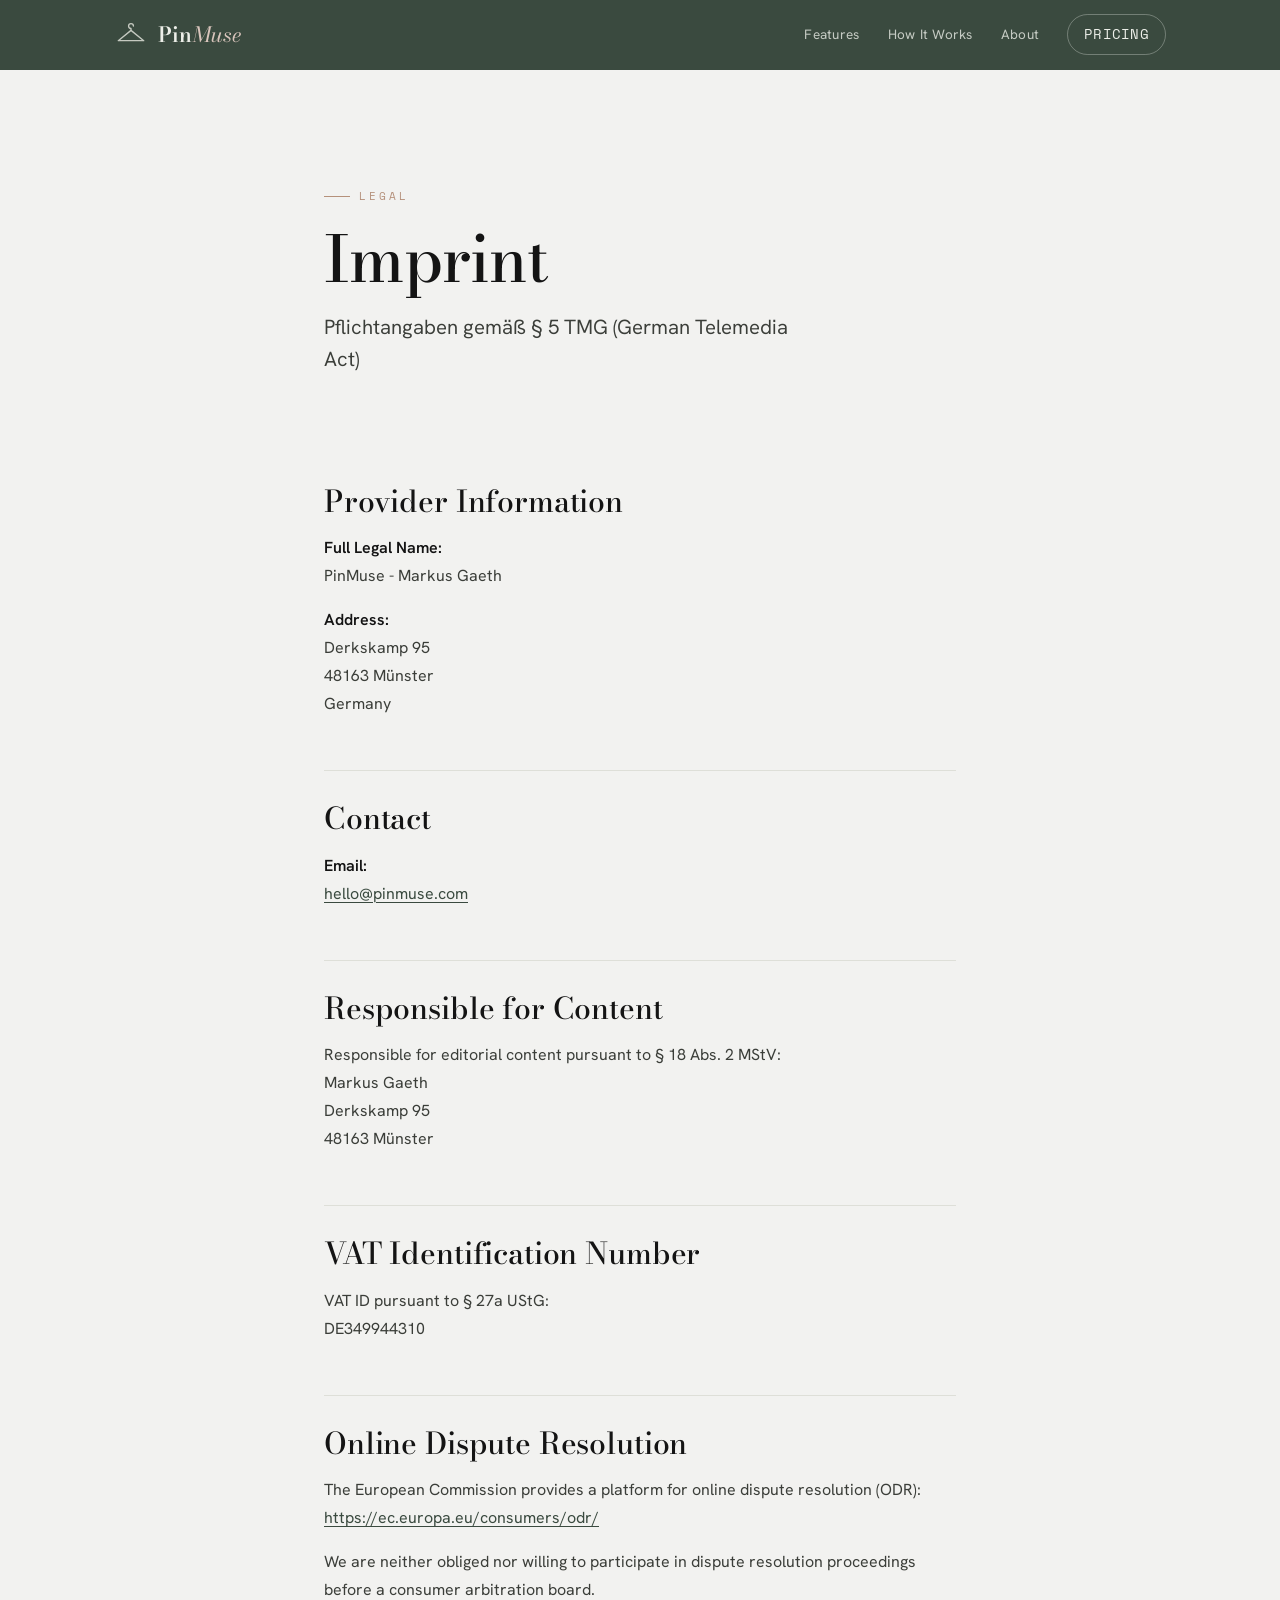
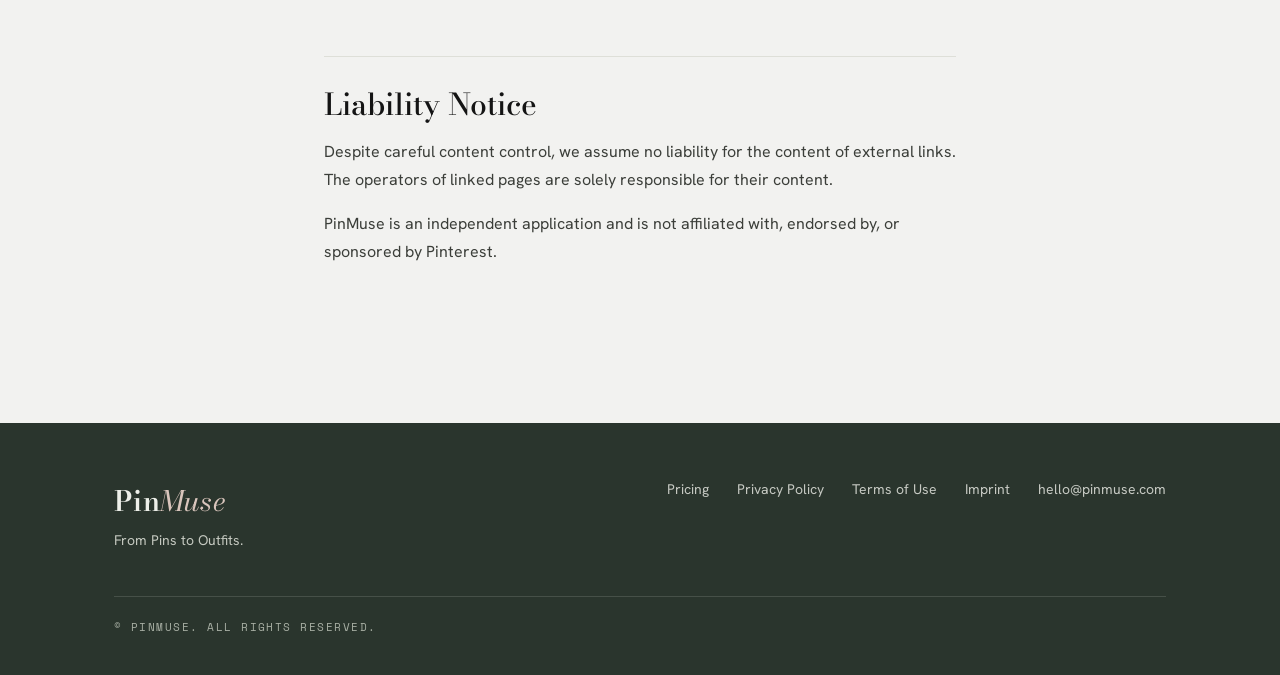
<file: imprint/index.html>
<!DOCTYPE html>
<html lang="de">
<head>
  <meta charset="UTF-8" />
  <meta name="viewport" content="width=device-width, initial-scale=1.0" />

  <!-- Primary SEO -->
  <title>Imprint / Impressum — PinMuse</title>
  <meta name="description" content="PinMuse Impressum — legal notice and provider identification as required by German law." />
  <meta name="robots" content="index, follow" />
  <link rel="canonical" href="https://pinmuse.com/imprint" />

  <!-- Open Graph -->
  <meta property="og:type"  content="website" />
  <meta property="og:url"   content="https://pinmuse.com/imprint" />
  <meta property="og:title" content="Imprint / Impressum — PinMuse" />

  <!-- Favicon -->
  <link rel="icon"             type="image/svg+xml" href="/assets/pinmuse-logo.svg" />
  <link rel="apple-touch-icon" href="/assets/pinmuse-logo.svg" />

  <meta name="theme-color" content="#3A4A3F" />
  <link rel="stylesheet" href="../styles.css" />
</head>
<body>

  <!-- Navigation -->
  <header class="topbar">
    <div class="topbar-inner">
      <a href="/" class="topbar-brand" aria-label="PinMuse home">
        <svg viewBox="0 0 56 42" fill="none" stroke="currentColor" stroke-width="2.2" stroke-linecap="round" stroke-linejoin="round" aria-hidden="true"><path d="M28 15v-3a4 4 0 1 1 4-4"/><path d="M28 15 7 32h42z"/></svg>
        <span class="wm">Pin<i>Muse</i></span>
      </a>
      <nav class="topbar-nav" aria-label="Main navigation">
        <a href="/#features" class="hide-sm">Features</a>
        <a href="/#how-it-works" class="hide-sm">How It Works</a>
        <a href="/#about" class="hide-sm">About</a>
        <a href="/pricing" class="topbar-cta">Pricing</a>
      </nav>
    </div>
  </header>

  <main>

    <!-- Page Hero -->
    <div class="page-hero">
      <div class="shell narrow">
        <span class="eyebrow clay">Legal</span>
        <h1 class="sec-title">Imprint</h1>
        <p class="lede">Pflichtangaben gemäß § 5 TMG (German Telemedia Act)</p>
      </div>
    </div>

    <!-- Content -->
    <article class="page-content" aria-label="Imprint content">

      <h2>Provider Information</h2>

      <p>
        <strong>Full Legal Name:</strong><br />
        PinMuse - Markus Gaeth
      </p>

      <p>
        <strong>Address:</strong><br />
        Derkskamp 95<br />
        48163 Münster<br />
        Germany
      </p>


      <h2>Contact</h2>

      <p>
        <strong>Email:</strong><br />
        <a href="#" class="email-rtl" aria-label="Email PinMuse">moc.esumnip@olleh</a>
      </p>


      <h2>Responsible for Content</h2>

      <p>
        Responsible for editorial content pursuant to § 18 Abs. 2 MStV:<br />
        Markus Gaeth<br />
        Derkskamp 95<br />
        48163 Münster
      </p>


      <h2>VAT Identification Number</h2>

      <p>
        VAT ID pursuant to § 27a UStG:<br />
        DE349944310
      </p>

      <h2>Online Dispute Resolution</h2>

      <p>
        The European Commission provides a platform for online dispute resolution (ODR):
        <a href="https://ec.europa.eu/consumers/odr/" rel="noopener noreferrer" target="_blank">
          https://ec.europa.eu/consumers/odr/
        </a>
      </p>

      <p>
        We are neither obliged nor willing to participate in dispute resolution proceedings
        before a consumer arbitration board.
      </p>


      <h2>Liability Notice</h2>

      <p>
        Despite careful content control, we assume no liability for the content of
        external links. The operators of linked pages are solely responsible for their
        content.
      </p>

      <p>
        PinMuse is an independent application and is not affiliated with, endorsed by,
        or sponsored by Pinterest.
      </p>

    </article>

  </main>

  <!-- Footer -->
  <footer class="footer">
    <div class="shell">
      <div class="footer-grid">
        <div>
          <a href="/" class="wm">Pin<i>Muse</i></a>
          <p class="footer-tag">From Pins to Outfits.</p>
        </div>
        <nav class="footer-links" aria-label="Footer navigation">
          <a href="/pricing">Pricing</a>
          <a href="/privacy-policy">Privacy Policy</a>
          <a href="/terms-of-use">Terms of Use</a>
          <a href="/imprint">Imprint</a>
          <a href="#" class="email-rtl" aria-label="Email PinMuse">moc.esumnip@olleh</a>
        </nav>
      </div>
      <div class="footer-bottom">
        <span>© PinMuse. All rights reserved.</span>
      </div>
    </div>
  </footer>

  <script src="../site.js"></script>
</body>
</html>
</file>
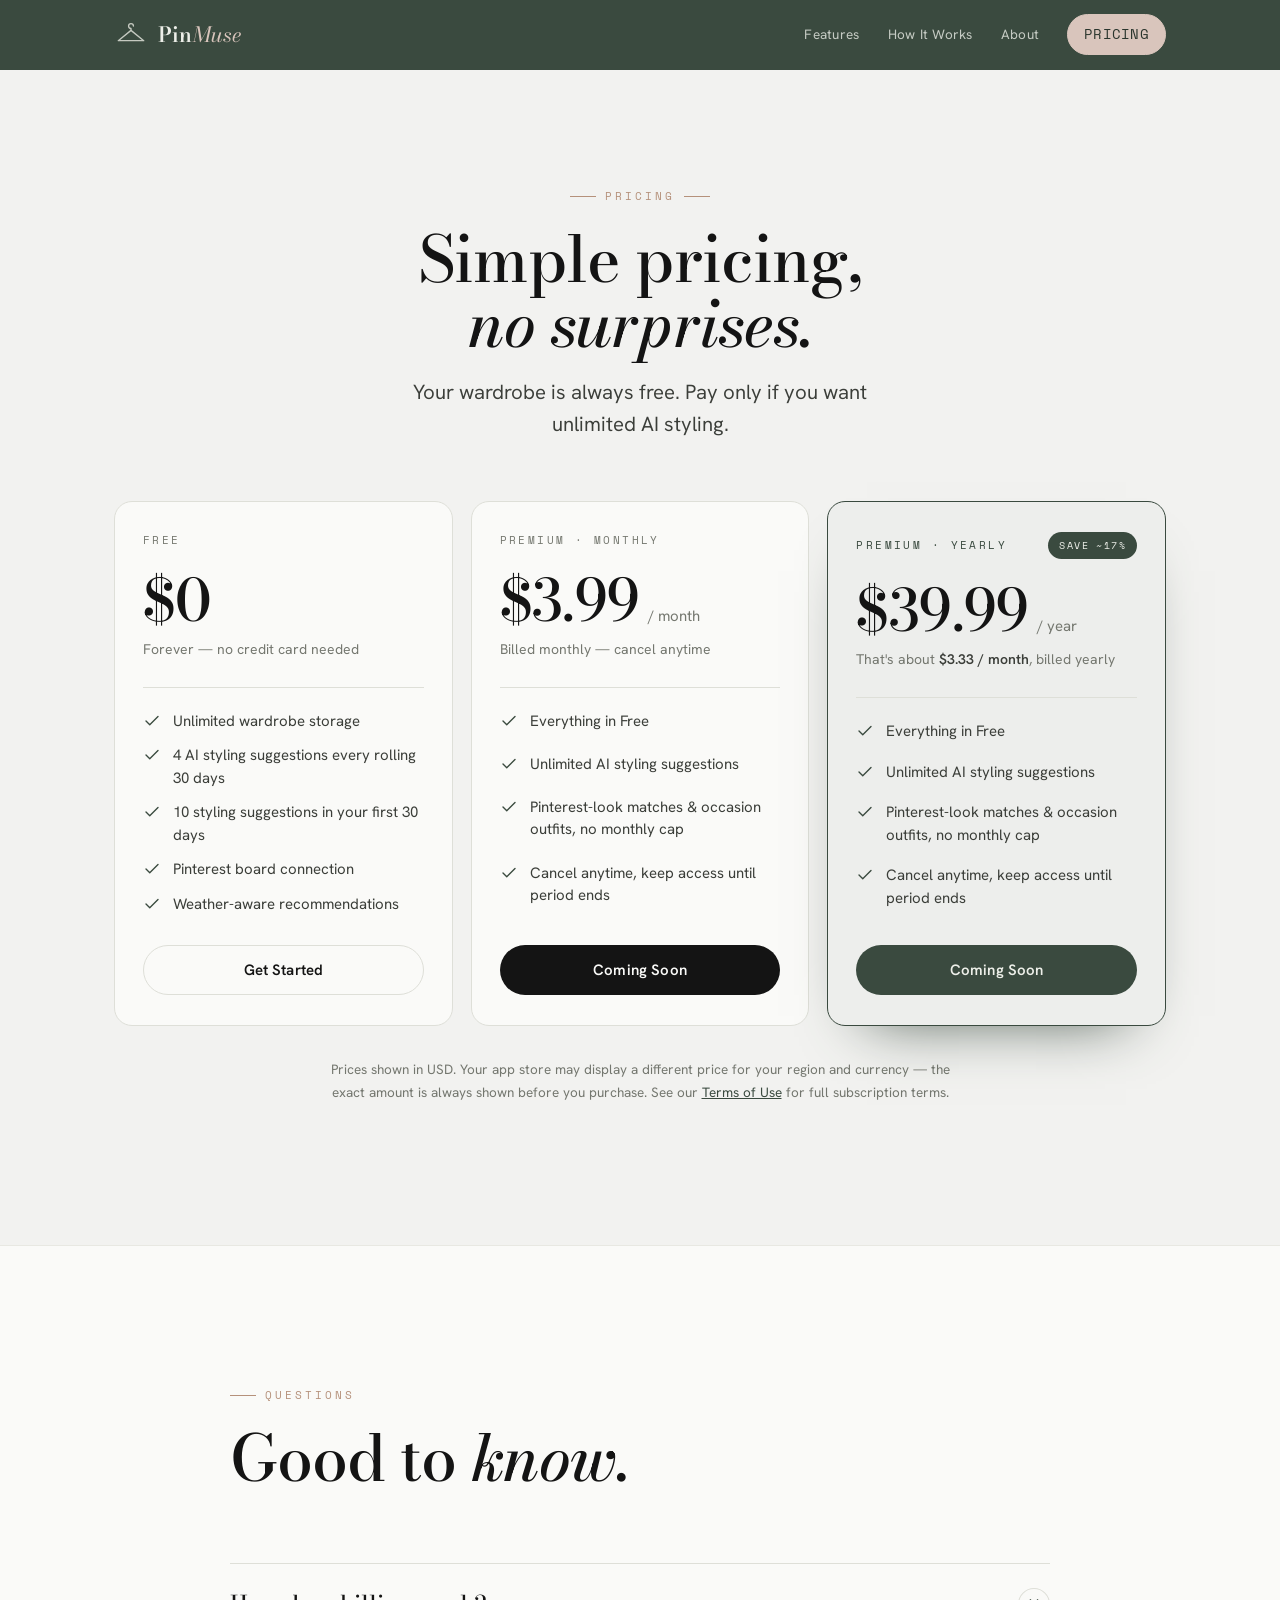
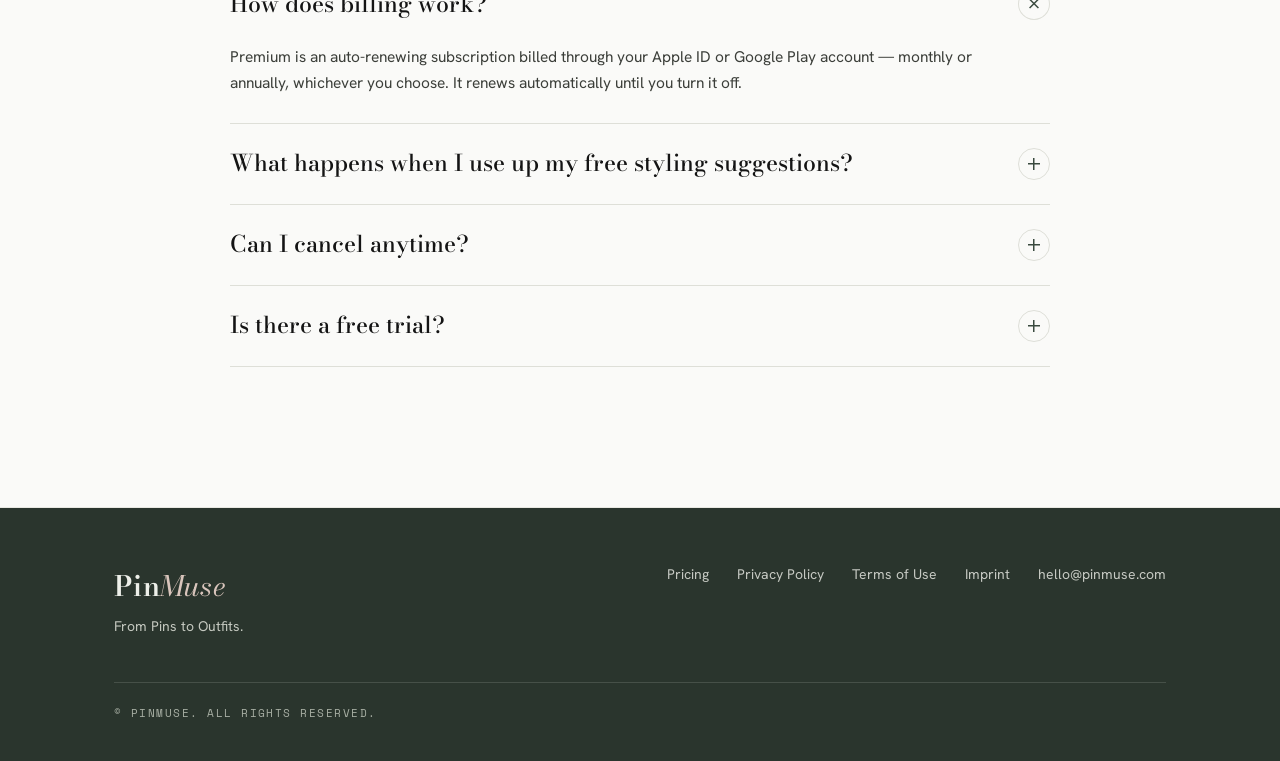
<file: pricing/index.html>
<!DOCTYPE html>
<html lang="en">
<head>
  <meta charset="UTF-8" />
  <meta name="viewport" content="width=device-width, initial-scale=1.0" />

  <!-- Primary SEO -->
  <title>Pricing — PinMuse</title>
  <meta name="description" content="PinMuse pricing: an unlimited digital wardrobe, always free, plus optional Premium for unlimited AI styling suggestions — $3.99/month or $39.99/year." />
  <meta name="robots" content="index, follow" />
  <link rel="canonical" href="https://pinmuse.com/pricing" />

  <!-- Open Graph -->
  <meta property="og:type"        content="website" />
  <meta property="og:url"         content="https://pinmuse.com/pricing" />
  <meta property="og:title"       content="Pricing — PinMuse" />
  <meta property="og:description" content="An unlimited digital wardrobe, always free, plus optional Premium for unlimited AI styling suggestions — $3.99/month or $39.99/year." />

  <!-- Favicon -->
  <link rel="icon"             type="image/svg+xml" href="/assets/pinmuse-logo.svg" />
  <link rel="apple-touch-icon" href="/assets/pinmuse-logo.svg" />

  <meta name="theme-color" content="#3A4A3F" />
  <link rel="stylesheet" href="../styles.css" />
</head>
<body>

  <!-- Navigation -->
  <header class="topbar">
    <div class="topbar-inner">
      <a href="/" class="topbar-brand" aria-label="PinMuse home">
        <svg viewBox="0 0 56 42" fill="none" stroke="currentColor" stroke-width="2.2" stroke-linecap="round" stroke-linejoin="round" aria-hidden="true"><path d="M28 15v-3a4 4 0 1 1 4-4"/><path d="M28 15 7 32h42z"/></svg>
        <span class="wm">Pin<i>Muse</i></span>
      </a>
      <nav class="topbar-nav" aria-label="Main navigation">
        <a href="/#features" class="hide-sm">Features</a>
        <a href="/#how-it-works" class="hide-sm">How It Works</a>
        <a href="/#about" class="hide-sm">About</a>
        <a href="/pricing" class="topbar-cta" aria-current="page">Pricing</a>
      </nav>
    </div>
  </header>

  <main>

    <!-- Page Hero -->
    <div class="page-hero center">
      <div class="shell">
        <span class="eyebrow clay">Pricing</span>
        <h1 class="sec-title">Simple pricing,<br><i>no surprises.</i></h1>
        <p class="lede">Your wardrobe is always free. Pay only if you want unlimited AI styling.</p>
      </div>
    </div>

    <!-- Plans -->
    <section aria-label="Plans" style="padding-bottom:var(--band)">
      <div class="shell">
        <div class="plans trio">

          <article class="plan reveal">
            <div class="plan-head"><span class="plan-name">Free</span></div>
            <div class="plan-price"><span class="amt">$0</span></div>
            <p class="plan-sub">Forever — no credit card needed</p>
            <ul class="plan-list">
              <li><svg aria-hidden="true" fill="none" stroke="currentColor" stroke-width="1.8" stroke-linecap="round" stroke-linejoin="round" viewBox="0 0 24 24"><path d="M4 12l5 5L20 6"/></svg><span>Unlimited wardrobe storage</span></li>
              <li><svg aria-hidden="true" fill="none" stroke="currentColor" stroke-width="1.8" stroke-linecap="round" stroke-linejoin="round" viewBox="0 0 24 24"><path d="M4 12l5 5L20 6"/></svg><span>4 AI styling suggestions every rolling 30 days</span></li>
              <li><svg aria-hidden="true" fill="none" stroke="currentColor" stroke-width="1.8" stroke-linecap="round" stroke-linejoin="round" viewBox="0 0 24 24"><path d="M4 12l5 5L20 6"/></svg><span>10 styling suggestions in your first 30 days</span></li>
              <li><svg aria-hidden="true" fill="none" stroke="currentColor" stroke-width="1.8" stroke-linecap="round" stroke-linejoin="round" viewBox="0 0 24 24"><path d="M4 12l5 5L20 6"/></svg><span>Pinterest board connection</span></li>
              <li><svg aria-hidden="true" fill="none" stroke="currentColor" stroke-width="1.8" stroke-linecap="round" stroke-linejoin="round" viewBox="0 0 24 24"><path d="M4 12l5 5L20 6"/></svg><span>Weather-aware recommendations</span></li>
            </ul>
            <span class="btn btn-ghost" aria-disabled="true">Get Started</span>
          </article>

          <article class="plan reveal">
            <div class="plan-head"><span class="plan-name">Premium · Monthly</span></div>
            <div class="plan-price"><span class="amt">$3.99</span><span class="unit">/ month</span></div>
            <p class="plan-sub">Billed monthly — cancel anytime</p>
            <ul class="plan-list">
              <li><svg aria-hidden="true" fill="none" stroke="currentColor" stroke-width="1.8" stroke-linecap="round" stroke-linejoin="round" viewBox="0 0 24 24"><path d="M4 12l5 5L20 6"/></svg><span>Everything in Free</span></li>
              <li><svg aria-hidden="true" fill="none" stroke="currentColor" stroke-width="1.8" stroke-linecap="round" stroke-linejoin="round" viewBox="0 0 24 24"><path d="M4 12l5 5L20 6"/></svg><span>Unlimited AI styling suggestions</span></li>
              <li><svg aria-hidden="true" fill="none" stroke="currentColor" stroke-width="1.8" stroke-linecap="round" stroke-linejoin="round" viewBox="0 0 24 24"><path d="M4 12l5 5L20 6"/></svg><span>Pinterest-look matches &amp; occasion outfits, no monthly cap</span></li>
              <li><svg aria-hidden="true" fill="none" stroke="currentColor" stroke-width="1.8" stroke-linecap="round" stroke-linejoin="round" viewBox="0 0 24 24"><path d="M4 12l5 5L20 6"/></svg><span>Cancel anytime, keep access until period ends</span></li>
            </ul>
            <span class="btn btn-primary" aria-disabled="true">Coming Soon</span>
          </article>

          <article class="plan featured reveal">
            <div class="plan-head"><span class="plan-name">Premium · Yearly</span><span class="plan-badge">Save ~17%</span></div>
            <div class="plan-price"><span class="amt">$39.99</span><span class="unit">/ year</span></div>
            <p class="plan-sub">That&#39;s about <strong>$3.33 / month</strong>, billed yearly</p>
            <ul class="plan-list">
              <li><svg aria-hidden="true" fill="none" stroke="currentColor" stroke-width="1.8" stroke-linecap="round" stroke-linejoin="round" viewBox="0 0 24 24"><path d="M4 12l5 5L20 6"/></svg><span>Everything in Free</span></li>
              <li><svg aria-hidden="true" fill="none" stroke="currentColor" stroke-width="1.8" stroke-linecap="round" stroke-linejoin="round" viewBox="0 0 24 24"><path d="M4 12l5 5L20 6"/></svg><span>Unlimited AI styling suggestions</span></li>
              <li><svg aria-hidden="true" fill="none" stroke="currentColor" stroke-width="1.8" stroke-linecap="round" stroke-linejoin="round" viewBox="0 0 24 24"><path d="M4 12l5 5L20 6"/></svg><span>Pinterest-look matches &amp; occasion outfits, no monthly cap</span></li>
              <li><svg aria-hidden="true" fill="none" stroke="currentColor" stroke-width="1.8" stroke-linecap="round" stroke-linejoin="round" viewBox="0 0 24 24"><path d="M4 12l5 5L20 6"/></svg><span>Cancel anytime, keep access until period ends</span></li>
            </ul>
            <span class="btn btn-forest" aria-disabled="true">Coming Soon</span>
          </article>

        </div>

        <p class="pricing-footnote">
          Prices shown in USD. Your app store may display a different price for your region
          and currency — the exact amount is always shown before you purchase. See our
          <a href="/terms-of-use">Terms of Use</a> for full subscription terms.
        </p>
      </div>
    </section>

    <!-- FAQ -->
    <section class="band alt" aria-labelledby="faq-title">
      <div class="shell">
        <div class="faq">
          <div class="sec-head reveal">
            <span class="eyebrow clay">Questions</span>
            <h2 class="sec-title" id="faq-title">Good to <i>know.</i></h2>
          </div>

          <details class="faq-item" open>
            <summary>How does billing work?</summary>
            <p>Premium is an auto-renewing subscription billed through your Apple ID or Google Play account — monthly or annually, whichever you choose. It renews automatically until you turn it off.</p>
          </details>

          <details class="faq-item">
            <summary>What happens when I use up my free styling suggestions?</summary>
            <p>Nothing is lost — your wardrobe and past matches stay exactly as they are. You can upgrade to Premium anytime to keep getting new suggestions, or simply wait for your next rolling 30-day period.</p>
          </details>

          <details class="faq-item">
            <summary>Can I cancel anytime?</summary>
            <p>Yes. Cancel in your device&#39;s account settings whenever you like — you&#39;ll keep Premium access until the end of the period you already paid for, with no further charges after that.</p>
          </details>

          <details class="faq-item">
            <summary>Is there a free trial?</summary>
            <p>You don&#39;t need one — every account starts with 10 free styling suggestions in the first 30 days, roughly double the usual free allowance, so you can try real matches before deciding.</p>
          </details>
        </div>
      </div>
    </section>

  </main>

  <!-- Footer -->
  <footer class="footer">
    <div class="shell">
      <div class="footer-grid">
        <div>
          <a href="/" class="wm">Pin<i>Muse</i></a>
          <p class="footer-tag">From Pins to Outfits.</p>
        </div>
        <nav class="footer-links" aria-label="Footer navigation">
          <a href="/pricing">Pricing</a>
          <a href="/privacy-policy">Privacy Policy</a>
          <a href="/terms-of-use">Terms of Use</a>
          <a href="/imprint">Imprint</a>
          <a href="#" class="email-rtl" aria-label="Email PinMuse">moc.esumnip@olleh</a>
        </nav>
      </div>
      <div class="footer-bottom">
        <span>© PinMuse. All rights reserved.</span>
      </div>
    </div>
  </footer>

  <script src="../site.js"></script>
</body>
</html>
</file>
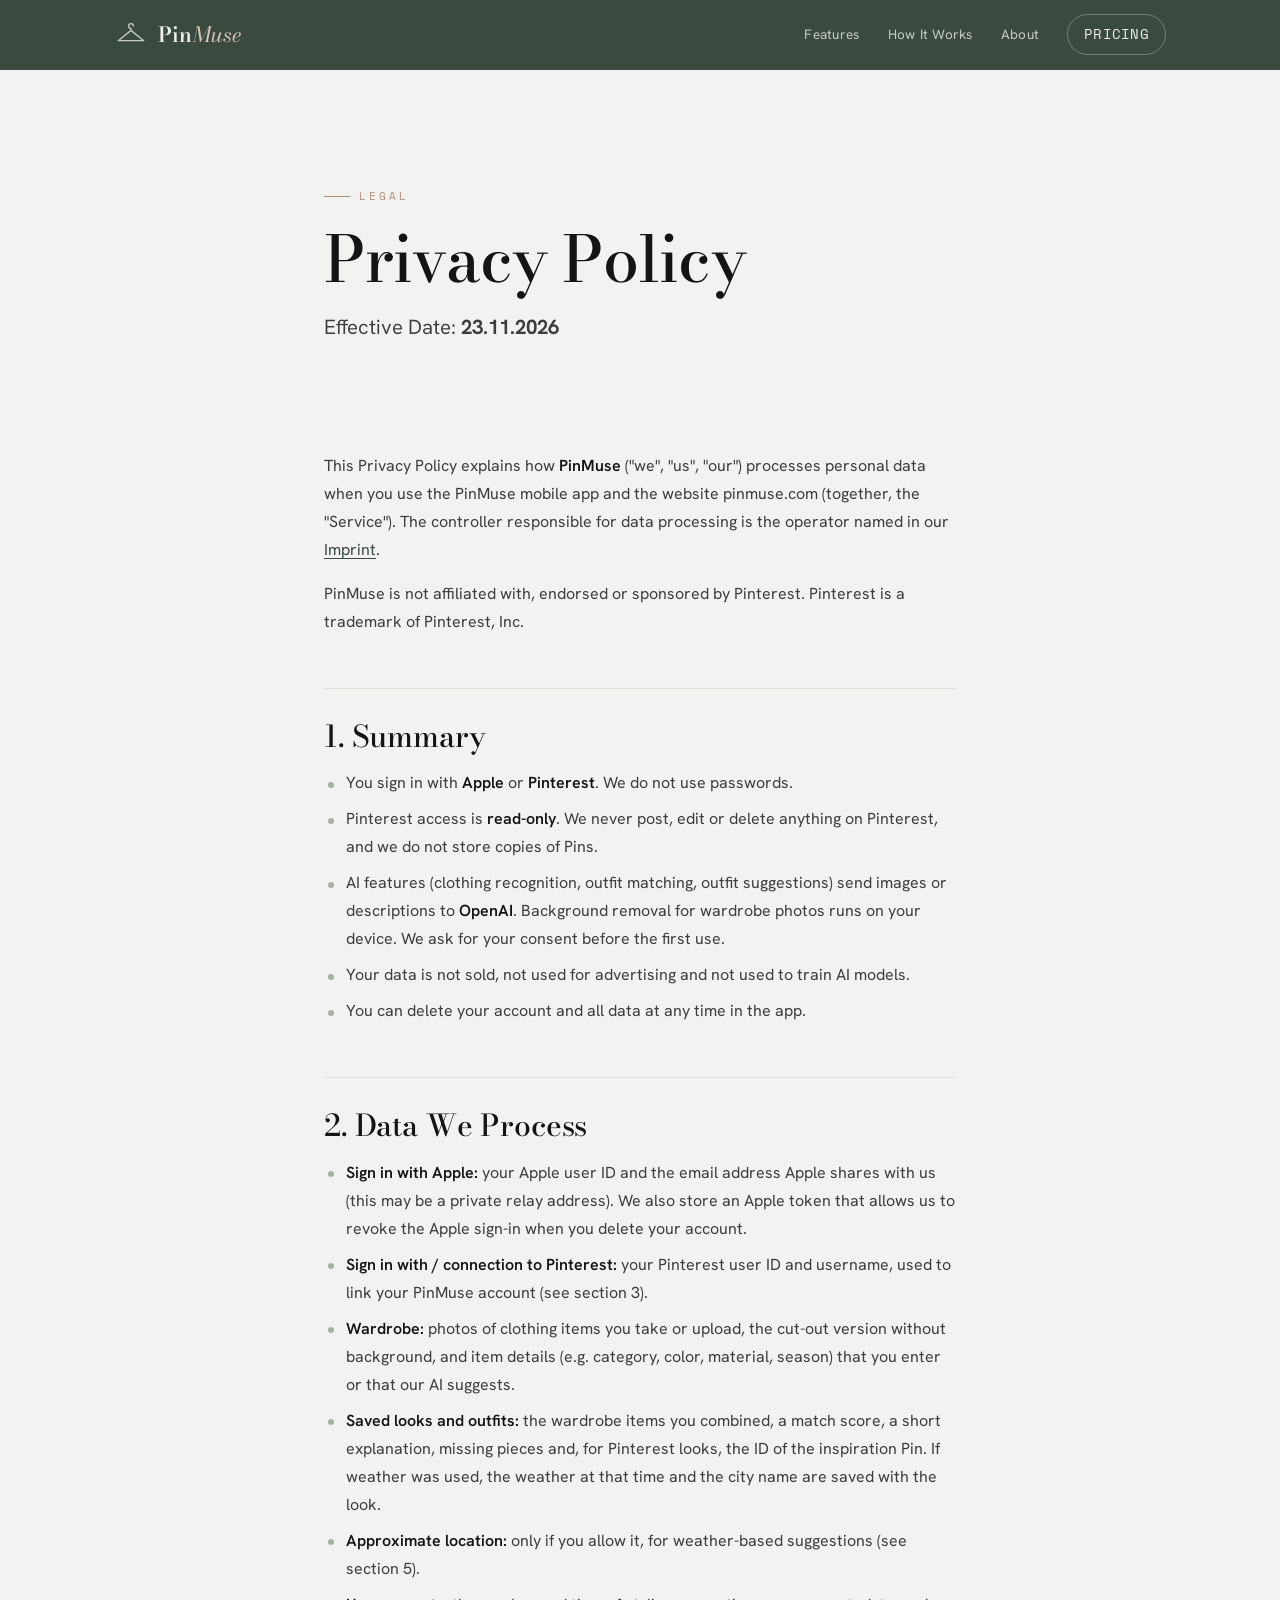
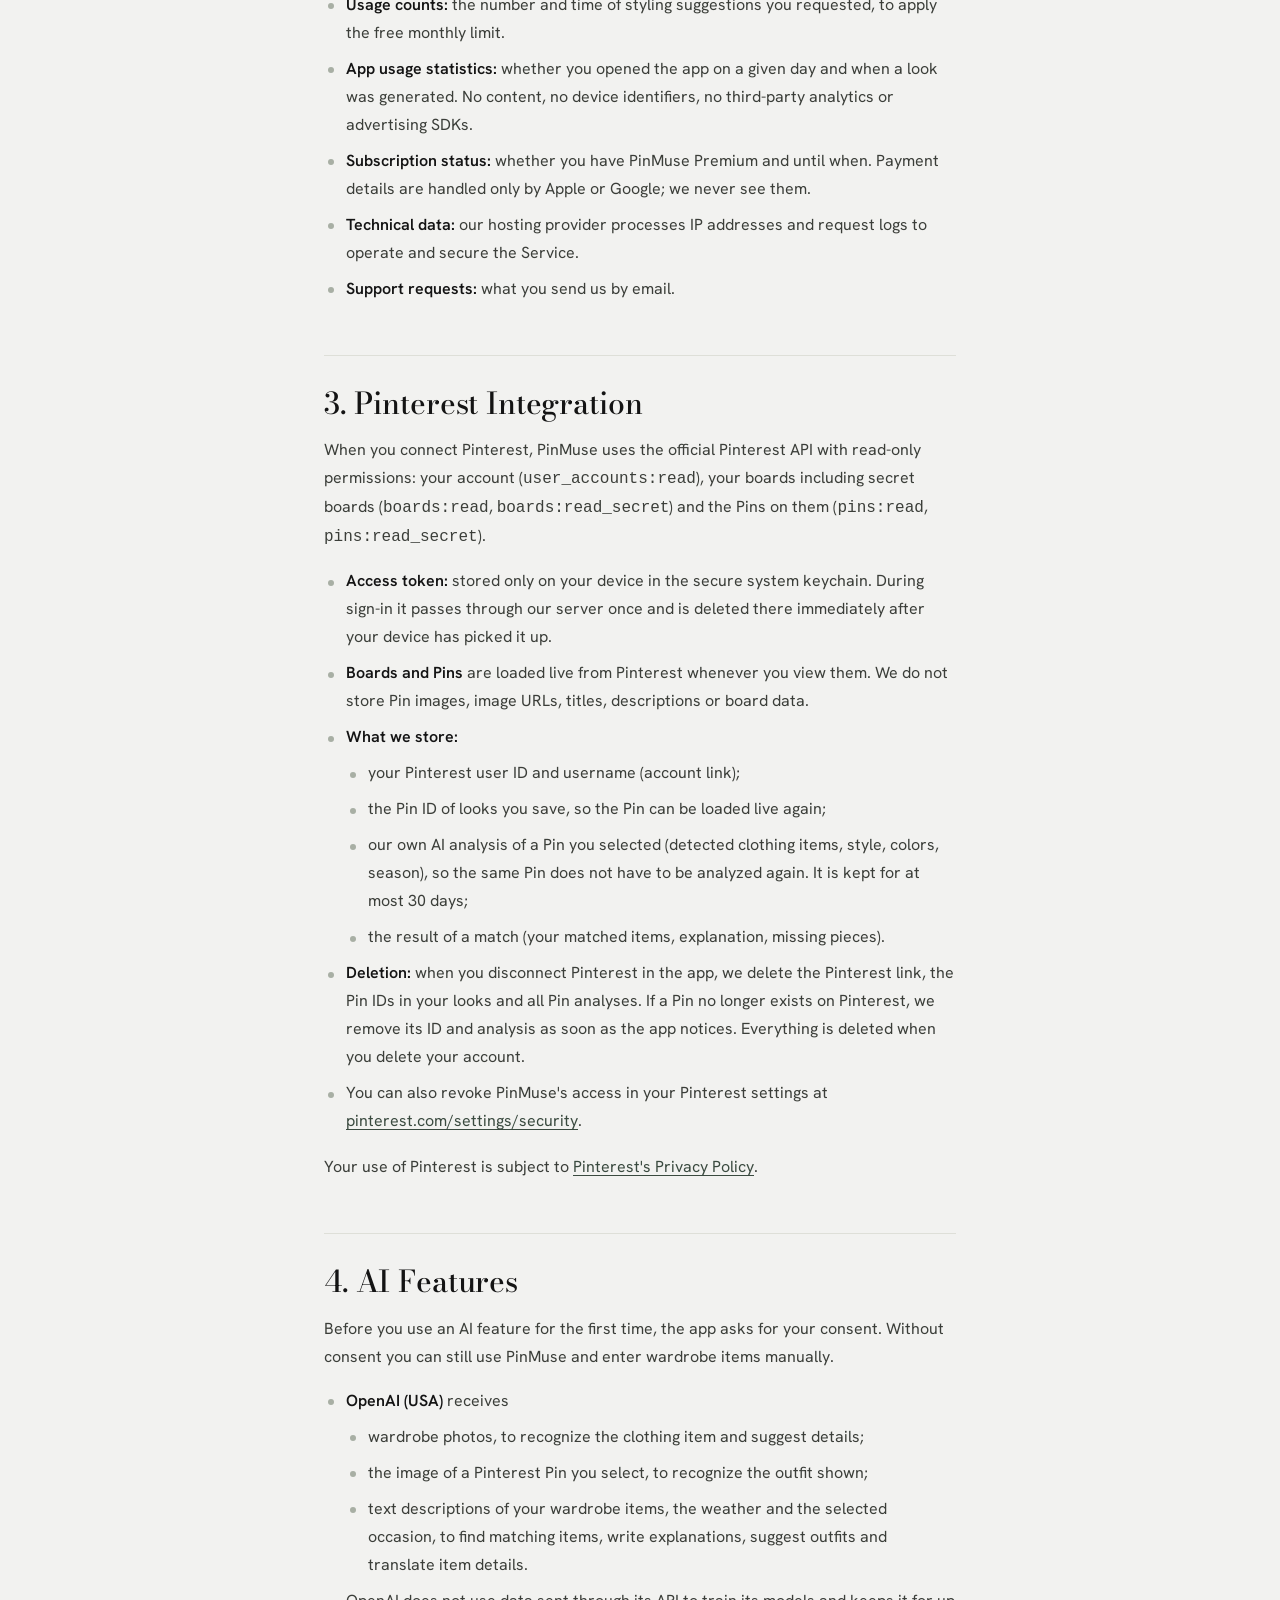
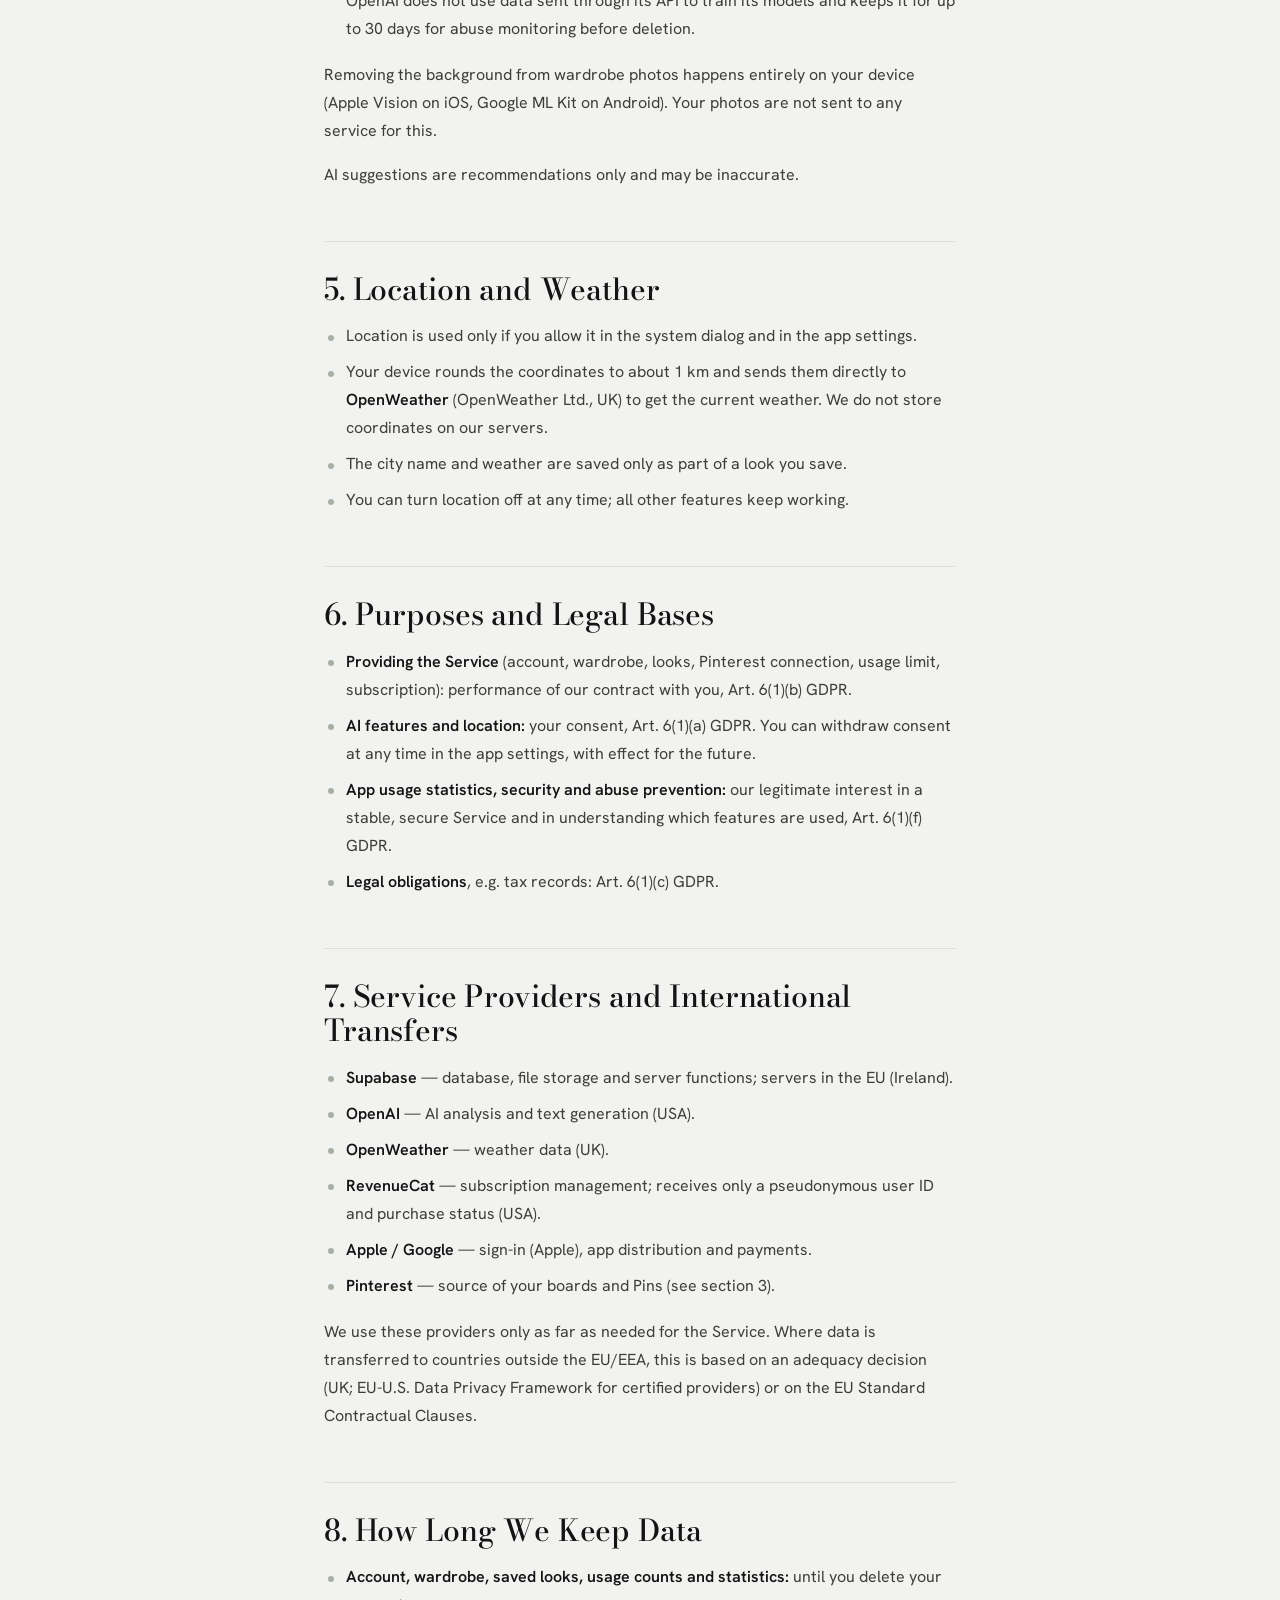
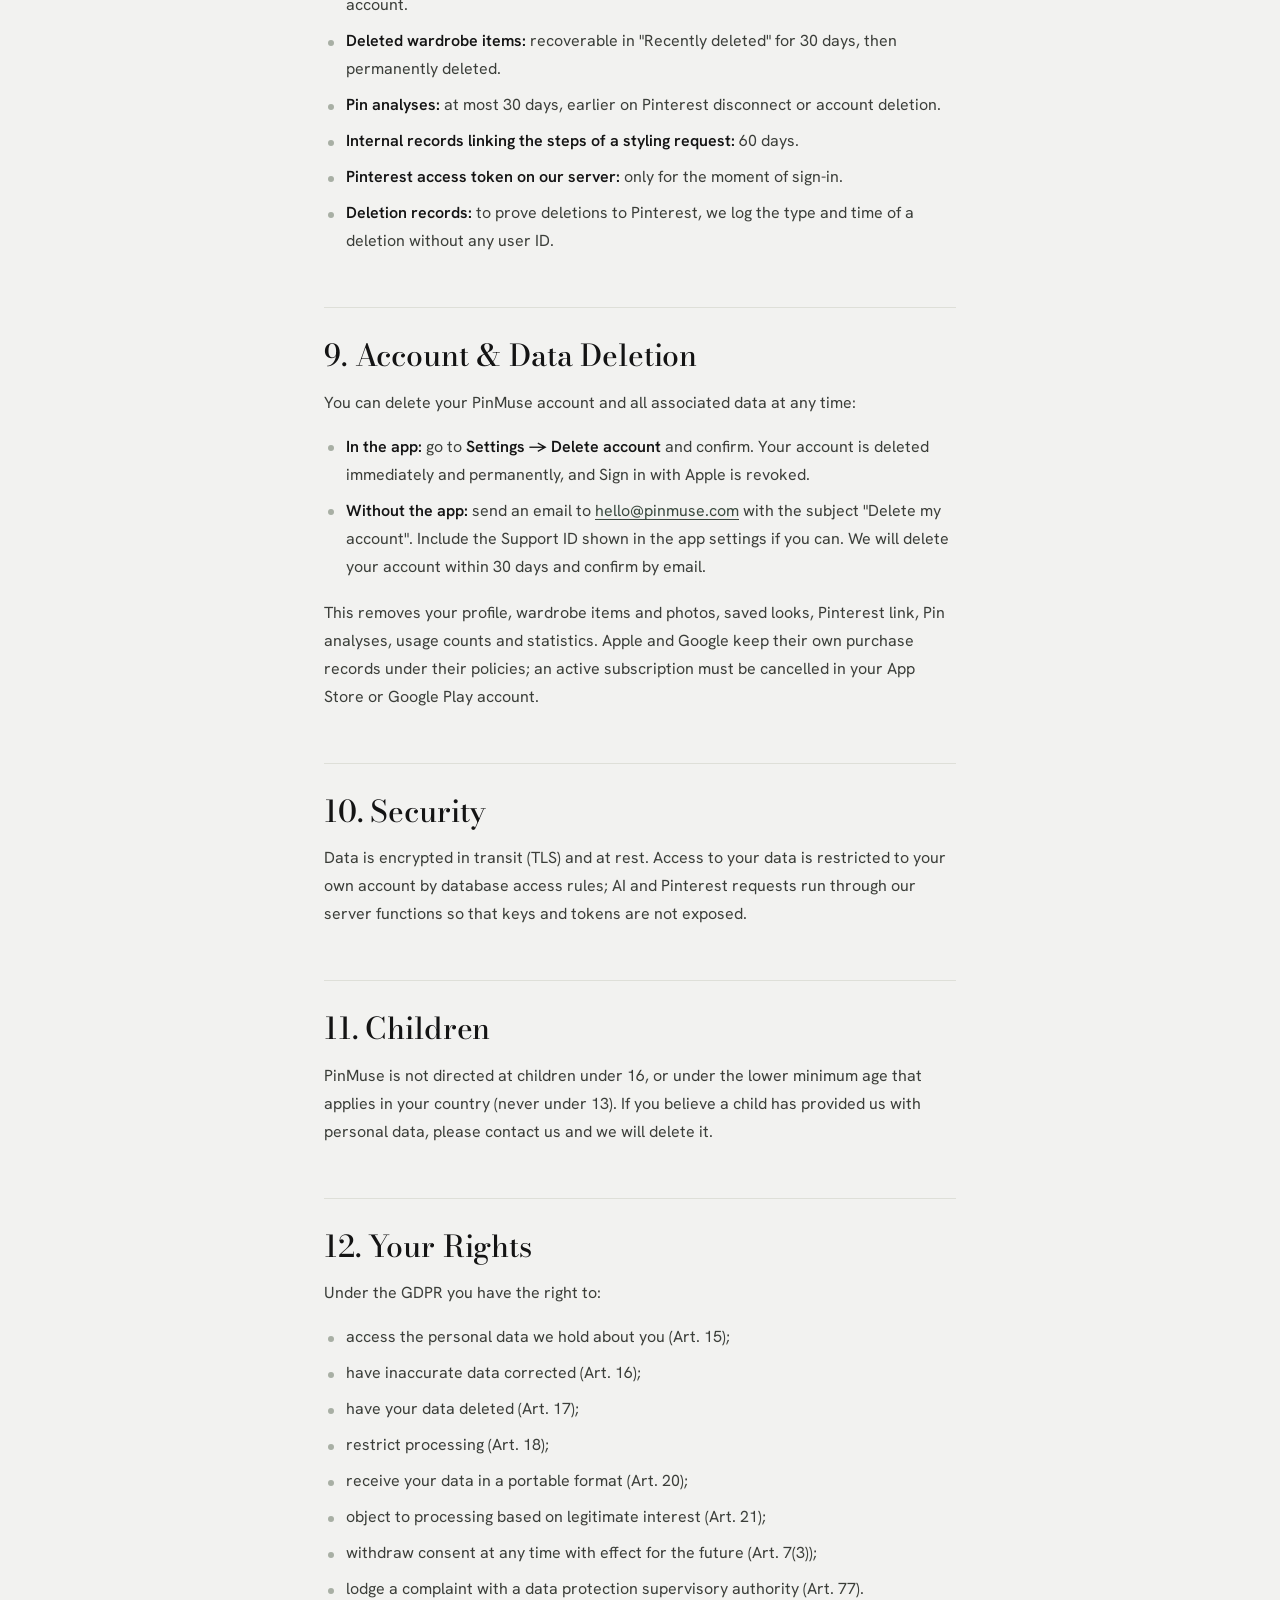
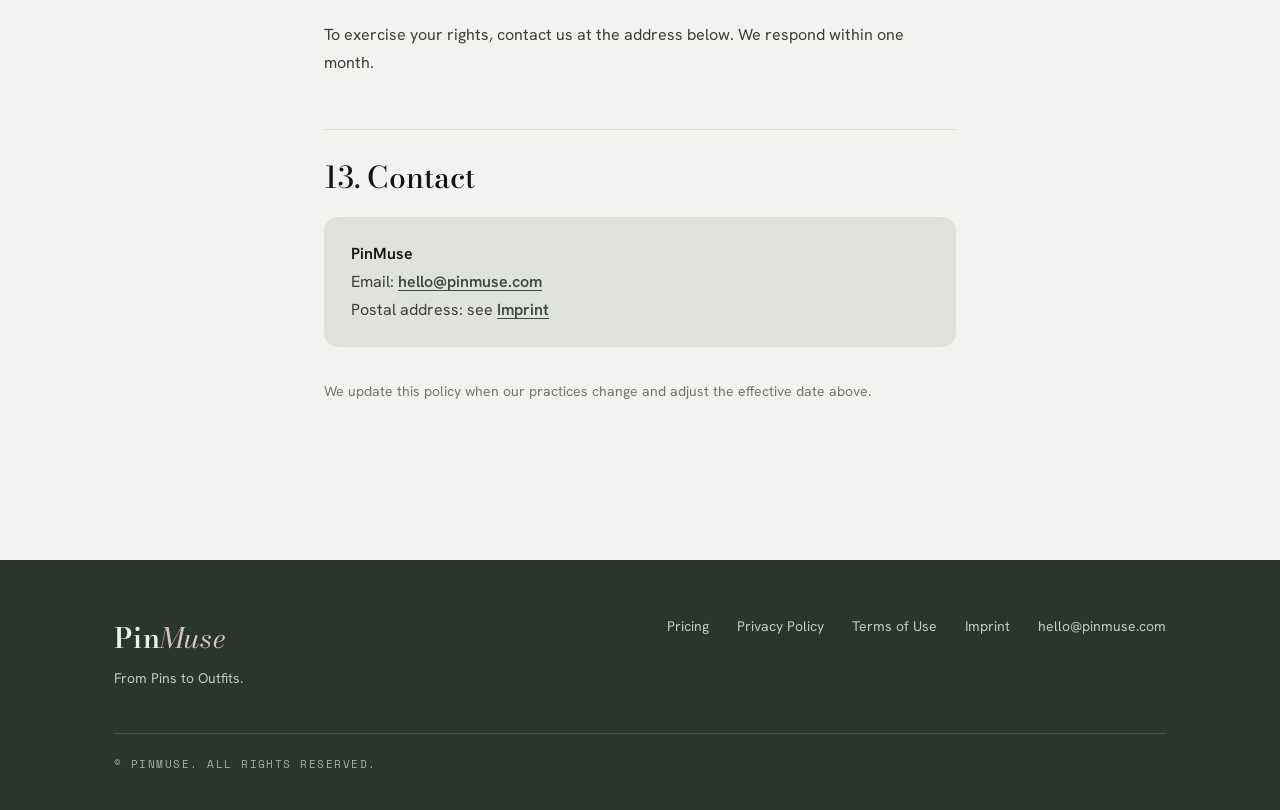
<file: privacy-policy/index.html>
<!DOCTYPE html>
<html lang="en">
<head>
  <meta charset="UTF-8" />
  <meta name="viewport" content="width=device-width, initial-scale=1.0" />

  <!-- Primary SEO -->
  <title>Privacy Policy — PinMuse</title>
  <meta name="description" content="PinMuse Privacy Policy — learn how we collect, use, and protect your personal data." />
  <meta name="robots" content="index, follow" />
  <link rel="canonical" href="https://pinmuse.com/privacy-policy" />

  <!-- Open Graph -->
  <meta property="og:type"        content="website" />
  <meta property="og:url"         content="https://pinmuse.com/privacy-policy" />
  <meta property="og:title"       content="Privacy Policy — PinMuse" />
  <meta property="og:description" content="PinMuse Privacy Policy — learn how we collect, use, and protect your personal data." />

  <!-- Favicon -->
  <link rel="icon"             type="image/svg+xml" href="/assets/pinmuse-logo.svg" />
  <link rel="apple-touch-icon" href="/assets/pinmuse-logo.svg" />

  <meta name="theme-color" content="#3A4A3F" />
  <link rel="stylesheet" href="../styles.css" />
</head>
<body>

  <!-- Navigation -->
  <header class="topbar">
    <div class="topbar-inner">
      <a href="/" class="topbar-brand" aria-label="PinMuse home">
        <svg viewBox="0 0 56 42" fill="none" stroke="currentColor" stroke-width="2.2" stroke-linecap="round" stroke-linejoin="round" aria-hidden="true"><path d="M28 15v-3a4 4 0 1 1 4-4"/><path d="M28 15 7 32h42z"/></svg>
        <span class="wm">Pin<i>Muse</i></span>
      </a>
      <nav class="topbar-nav" aria-label="Main navigation">
        <a href="/#features" class="hide-sm">Features</a>
        <a href="/#how-it-works" class="hide-sm">How It Works</a>
        <a href="/#about" class="hide-sm">About</a>
        <a href="/pricing" class="topbar-cta">Pricing</a>
      </nav>
    </div>
  </header>

  <main>

    <!-- Page Hero -->
    <div class="page-hero">
      <div class="shell narrow">
        <span class="eyebrow clay">Legal</span>
        <h1 class="sec-title">Privacy Policy</h1>
        <p class="lede">Effective Date: <strong>23.11.2026</strong></p>
      </div>
    </div>

    <!-- Content -->
    <article class="page-content" aria-label="Privacy Policy content">

      <p>
        This Privacy Policy explains how <strong>PinMuse</strong> ("we", "us", "our") processes
        personal data when you use the PinMuse mobile app and the website pinmuse.com
        (together, the "Service"). The controller responsible for data processing is the operator
        named in our <a href="/imprint">Imprint</a>.
      </p>

      <p>
        PinMuse is not affiliated with, endorsed or sponsored by Pinterest. Pinterest is a
        trademark of Pinterest, Inc.
      </p>


      <!-- 1. Summary -->
      <h2>1. Summary</h2>

      <ul>
        <li>You sign in with <strong>Apple</strong> or <strong>Pinterest</strong>. We do not use passwords.</li>
        <li>Pinterest access is <strong>read-only</strong>. We never post, edit or delete anything on Pinterest, and we do not store copies of Pins.</li>
        <li>AI features (clothing recognition, outfit matching, outfit suggestions) send images or descriptions to <strong>OpenAI</strong>. Background removal for wardrobe photos runs on your device. We ask for your consent before the first use.</li>
        <li>Your data is not sold, not used for advertising and not used to train AI models.</li>
        <li>You can delete your account and all data at any time in the app.</li>
      </ul>


      <!-- 2. Data We Process -->
      <h2>2. Data We Process</h2>

      <ul>
        <li>
          <strong>Sign in with Apple:</strong> your Apple user ID and the email address Apple
          shares with us (this may be a private relay address). We also store an Apple token
          that allows us to revoke the Apple sign-in when you delete your account.
        </li>
        <li>
          <strong>Sign in with / connection to Pinterest:</strong> your Pinterest user ID and
          username, used to link your PinMuse account (see section 3).
        </li>
        <li>
          <strong>Wardrobe:</strong> photos of clothing items you take or upload, the cut-out
          version without background, and item details (e.g. category, color, material, season)
          that you enter or that our AI suggests.
        </li>
        <li>
          <strong>Saved looks and outfits:</strong> the wardrobe items you combined, a match score,
          a short explanation, missing pieces and, for Pinterest looks, the ID of the inspiration Pin.
          If weather was used, the weather at that time and the city name are saved with the look.
        </li>
        <li>
          <strong>Approximate location:</strong> only if you allow it, for weather-based
          suggestions (see section 5).
        </li>
        <li>
          <strong>Usage counts:</strong> the number and time of styling suggestions you requested,
          to apply the free monthly limit.
        </li>
        <li>
          <strong>App usage statistics:</strong> whether you opened the app on a given day and when
          a look was generated. No content, no device identifiers, no third-party analytics or
          advertising SDKs.
        </li>
        <li>
          <strong>Subscription status:</strong> whether you have PinMuse Premium and until when.
          Payment details are handled only by Apple or Google; we never see them.
        </li>
        <li>
          <strong>Technical data:</strong> our hosting provider processes IP addresses and request
          logs to operate and secure the Service.
        </li>
        <li>
          <strong>Support requests:</strong> what you send us by email.
        </li>
      </ul>


      <!-- 3. Pinterest -->
      <h2 id="pinterest">3. Pinterest Integration</h2>

      <p>
        When you connect Pinterest, PinMuse uses the official Pinterest API with read-only
        permissions: your account (<code>user_accounts:read</code>), your boards including secret
        boards (<code>boards:read</code>, <code>boards:read_secret</code>) and the Pins on them
        (<code>pins:read</code>, <code>pins:read_secret</code>).
      </p>

      <ul>
        <li>
          <strong>Access token:</strong> stored only on your device in the secure system keychain.
          During sign-in it passes through our server once and is deleted there immediately
          after your device has picked it up.
        </li>
        <li>
          <strong>Boards and Pins</strong> are loaded live from Pinterest whenever you view them.
          We do not store Pin images, image URLs, titles, descriptions or board data.
        </li>
        <li>
          <strong>What we store:</strong>
          <ul>
            <li>your Pinterest user ID and username (account link);</li>
            <li>the Pin ID of looks you save, so the Pin can be loaded live again;</li>
            <li>our own AI analysis of a Pin you selected (detected clothing items, style, colors,
              season), so the same Pin does not have to be analyzed again. It is kept for at most
              30 days;</li>
            <li>the result of a match (your matched items, explanation, missing pieces).</li>
          </ul>
        </li>
        <li>
          <strong>Deletion:</strong> when you disconnect Pinterest in the app, we delete the Pinterest
          link, the Pin IDs in your looks and all Pin analyses. If a Pin no longer exists on
          Pinterest, we remove its ID and analysis as soon as the app notices. Everything is deleted
          when you delete your account.
        </li>
        <li>
          You can also revoke PinMuse's access in your Pinterest settings at
          <a href="https://www.pinterest.com/settings/security" rel="noopener noreferrer" target="_blank">pinterest.com/settings/security</a>.
        </li>
      </ul>

      <p>
        Your use of Pinterest is subject to
        <a href="https://policy.pinterest.com/en/privacy-policy" rel="noopener noreferrer" target="_blank">Pinterest's Privacy Policy</a>.
      </p>


      <!-- 4. AI -->
      <h2 id="ai">4. AI Features</h2>

      <p>
        Before you use an AI feature for the first time, the app asks for your consent. Without
        consent you can still use PinMuse and enter wardrobe items manually.
      </p>

      <ul>
        <li>
          <strong>OpenAI (USA)</strong> receives
          <ul>
            <li>wardrobe photos, to recognize the clothing item and suggest details;</li>
            <li>the image of a Pinterest Pin you select, to recognize the outfit shown;</li>
            <li>text descriptions of your wardrobe items, the weather and the selected occasion,
              to find matching items, write explanations, suggest outfits and translate item
              details.</li>
          </ul>
          OpenAI does not use data sent through its API to train its models and keeps it for up
          to 30 days for abuse monitoring before deletion.
        </li>
      </ul>

      <p>
        Removing the background from wardrobe photos happens entirely on your device (Apple Vision
        on iOS, Google ML Kit on Android). Your photos are not sent to any service for this.
      </p>

      <p>
        AI suggestions are recommendations only and may be inaccurate.
      </p>


      <!-- 5. Location -->
      <h2>5. Location and Weather</h2>

      <ul>
        <li>Location is used only if you allow it in the system dialog and in the app settings.</li>
        <li>
          Your device rounds the coordinates to about 1 km and sends them directly to
          <strong>OpenWeather</strong> (OpenWeather Ltd., UK) to get the current weather.
          We do not store coordinates on our servers.
        </li>
        <li>The city name and weather are saved only as part of a look you save.</li>
        <li>You can turn location off at any time; all other features keep working.</li>
      </ul>


      <!-- 6. Purposes and Legal Bases -->
      <h2>6. Purposes and Legal Bases</h2>

      <ul>
        <li>
          <strong>Providing the Service</strong> (account, wardrobe, looks, Pinterest connection,
          usage limit, subscription): performance of our contract with you, Art. 6(1)(b) GDPR.
        </li>
        <li>
          <strong>AI features and location:</strong> your consent, Art. 6(1)(a) GDPR. You can
          withdraw consent at any time in the app settings, with effect for the future.
        </li>
        <li>
          <strong>App usage statistics, security and abuse prevention:</strong> our legitimate
          interest in a stable, secure Service and in understanding which features are used,
          Art. 6(1)(f) GDPR.
        </li>
        <li>
          <strong>Legal obligations</strong>, e.g. tax records: Art. 6(1)(c) GDPR.
        </li>
      </ul>


      <!-- 7. Service Providers -->
      <h2>7. Service Providers and International Transfers</h2>

      <ul>
        <li><strong>Supabase</strong> — database, file storage and server functions; servers in the EU (Ireland).</li>
        <li><strong>OpenAI</strong> — AI analysis and text generation (USA).</li>
        <li><strong>OpenWeather</strong> — weather data (UK).</li>
        <li><strong>RevenueCat</strong> — subscription management; receives only a pseudonymous user ID and purchase status (USA).</li>
        <li><strong>Apple / Google</strong> — sign-in (Apple), app distribution and payments.</li>
        <li><strong>Pinterest</strong> — source of your boards and Pins (see section 3).</li>
      </ul>

      <p>
        We use these providers only as far as needed for the Service. Where data is transferred to
        countries outside the EU/EEA, this is based on an adequacy decision (UK; EU-U.S. Data
        Privacy Framework for certified providers) or on the EU Standard Contractual Clauses.
      </p>


      <!-- 8. Retention -->
      <h2>8. How Long We Keep Data</h2>

      <ul>
        <li><strong>Account, wardrobe, saved looks, usage counts and statistics:</strong> until you delete your account.</li>
        <li><strong>Deleted wardrobe items:</strong> recoverable in "Recently deleted" for 30 days, then permanently deleted.</li>
        <li><strong>Pin analyses:</strong> at most 30 days, earlier on Pinterest disconnect or account deletion.</li>
        <li><strong>Internal records linking the steps of a styling request:</strong> 60 days.</li>
        <li><strong>Pinterest access token on our server:</strong> only for the moment of sign-in.</li>
        <li>
          <strong>Deletion records:</strong> to prove deletions to Pinterest, we log the type and time
          of a deletion without any user ID.
        </li>
      </ul>


      <!-- 9. Account & Data Deletion -->
      <h2 id="account-deletion">9. Account &amp; Data Deletion</h2>

      <p>You can delete your PinMuse account and all associated data at any time:</p>

      <ul>
        <li>
          <strong>In the app:</strong> go to <strong>Settings → Delete account</strong> and confirm.
          Your account is deleted immediately and permanently, and Sign in with Apple is revoked.
        </li>
        <li>
          <strong>Without the app:</strong> send an email to
          <a href="#" class="email-rtl" aria-label="Email PinMuse">moc.esumnip@olleh</a>
          with the subject "Delete my account". Include the Support ID shown in the app settings
          if you can. We will delete your account within 30 days and confirm by email.
        </li>
      </ul>

      <p>
        This removes your profile, wardrobe items and photos, saved looks, Pinterest link,
        Pin analyses, usage counts and statistics. Apple and Google keep their own purchase records
        under their policies; an active subscription must be cancelled in your App Store or
        Google Play account.
      </p>


      <!-- 10. Security -->
      <h2>10. Security</h2>

      <p>
        Data is encrypted in transit (TLS) and at rest. Access to your data is restricted to your
        own account by database access rules; AI and Pinterest requests run through our server
        functions so that keys and tokens are not exposed.
      </p>


      <!-- 11. Children -->
      <h2>11. Children</h2>

      <p>
        PinMuse is not directed at children under 16, or under the lower minimum age that applies
        in your country (never under 13). If you believe a child has provided us with personal
        data, please contact us and we will delete it.
      </p>


      <!-- 12. User Rights -->
      <h2>12. Your Rights</h2>

      <p>Under the GDPR you have the right to:</p>

      <ul>
        <li>access the personal data we hold about you (Art. 15);</li>
        <li>have inaccurate data corrected (Art. 16);</li>
        <li>have your data deleted (Art. 17);</li>
        <li>restrict processing (Art. 18);</li>
        <li>receive your data in a portable format (Art. 20);</li>
        <li>object to processing based on legitimate interest (Art. 21);</li>
        <li>withdraw consent at any time with effect for the future (Art. 7(3));</li>
        <li>lodge a complaint with a data protection supervisory authority (Art. 77).</li>
      </ul>

      <p>
        To exercise your rights, contact us at the address below. We respond within one month.
      </p>


      <!-- 13. Contact -->
      <h2>13. Contact</h2>

      <div class="contact-card">
        <p>
          <strong>PinMuse</strong><br />
          Email: <a href="#" class="email-rtl" aria-label="Email PinMuse">moc.esumnip@olleh</a><br />
          Postal address: see <a href="/imprint">Imprint</a>
        </p>
      </div>

      <p class="page-note">
        We update this policy when our practices change and adjust the effective date above.
      </p>

    </article>

  </main>

  <!-- Footer -->
  <footer class="footer">
    <div class="shell">
      <div class="footer-grid">
        <div>
          <a href="/" class="wm">Pin<i>Muse</i></a>
          <p class="footer-tag">From Pins to Outfits.</p>
        </div>
        <nav class="footer-links" aria-label="Footer navigation">
          <a href="/pricing">Pricing</a>
          <a href="/privacy-policy">Privacy Policy</a>
          <a href="/terms-of-use">Terms of Use</a>
          <a href="/imprint">Imprint</a>
          <a href="#" class="email-rtl" aria-label="Email PinMuse">moc.esumnip@olleh</a>
        </nav>
      </div>
      <div class="footer-bottom">
        <span>© PinMuse. All rights reserved.</span>
      </div>
    </div>
  </footer>

  <script src="../site.js"></script>
</body>
</html>
</file>
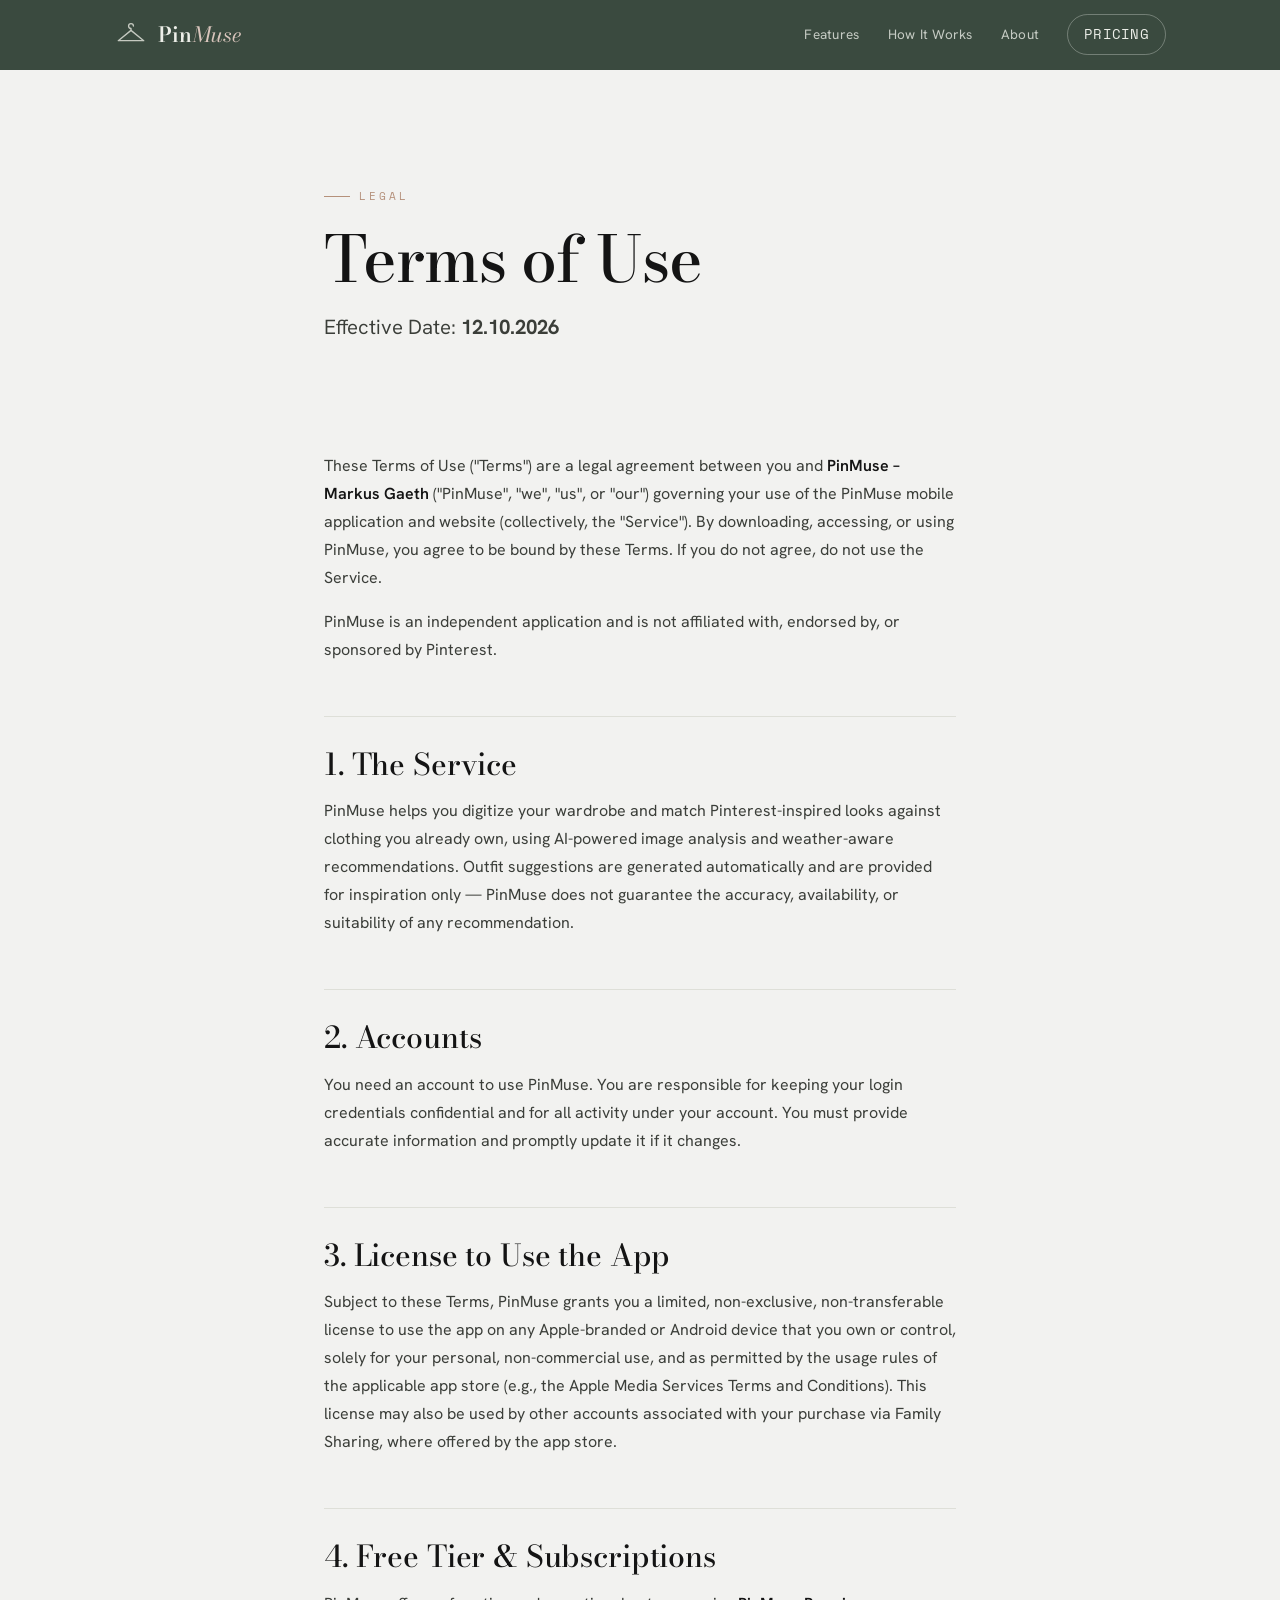
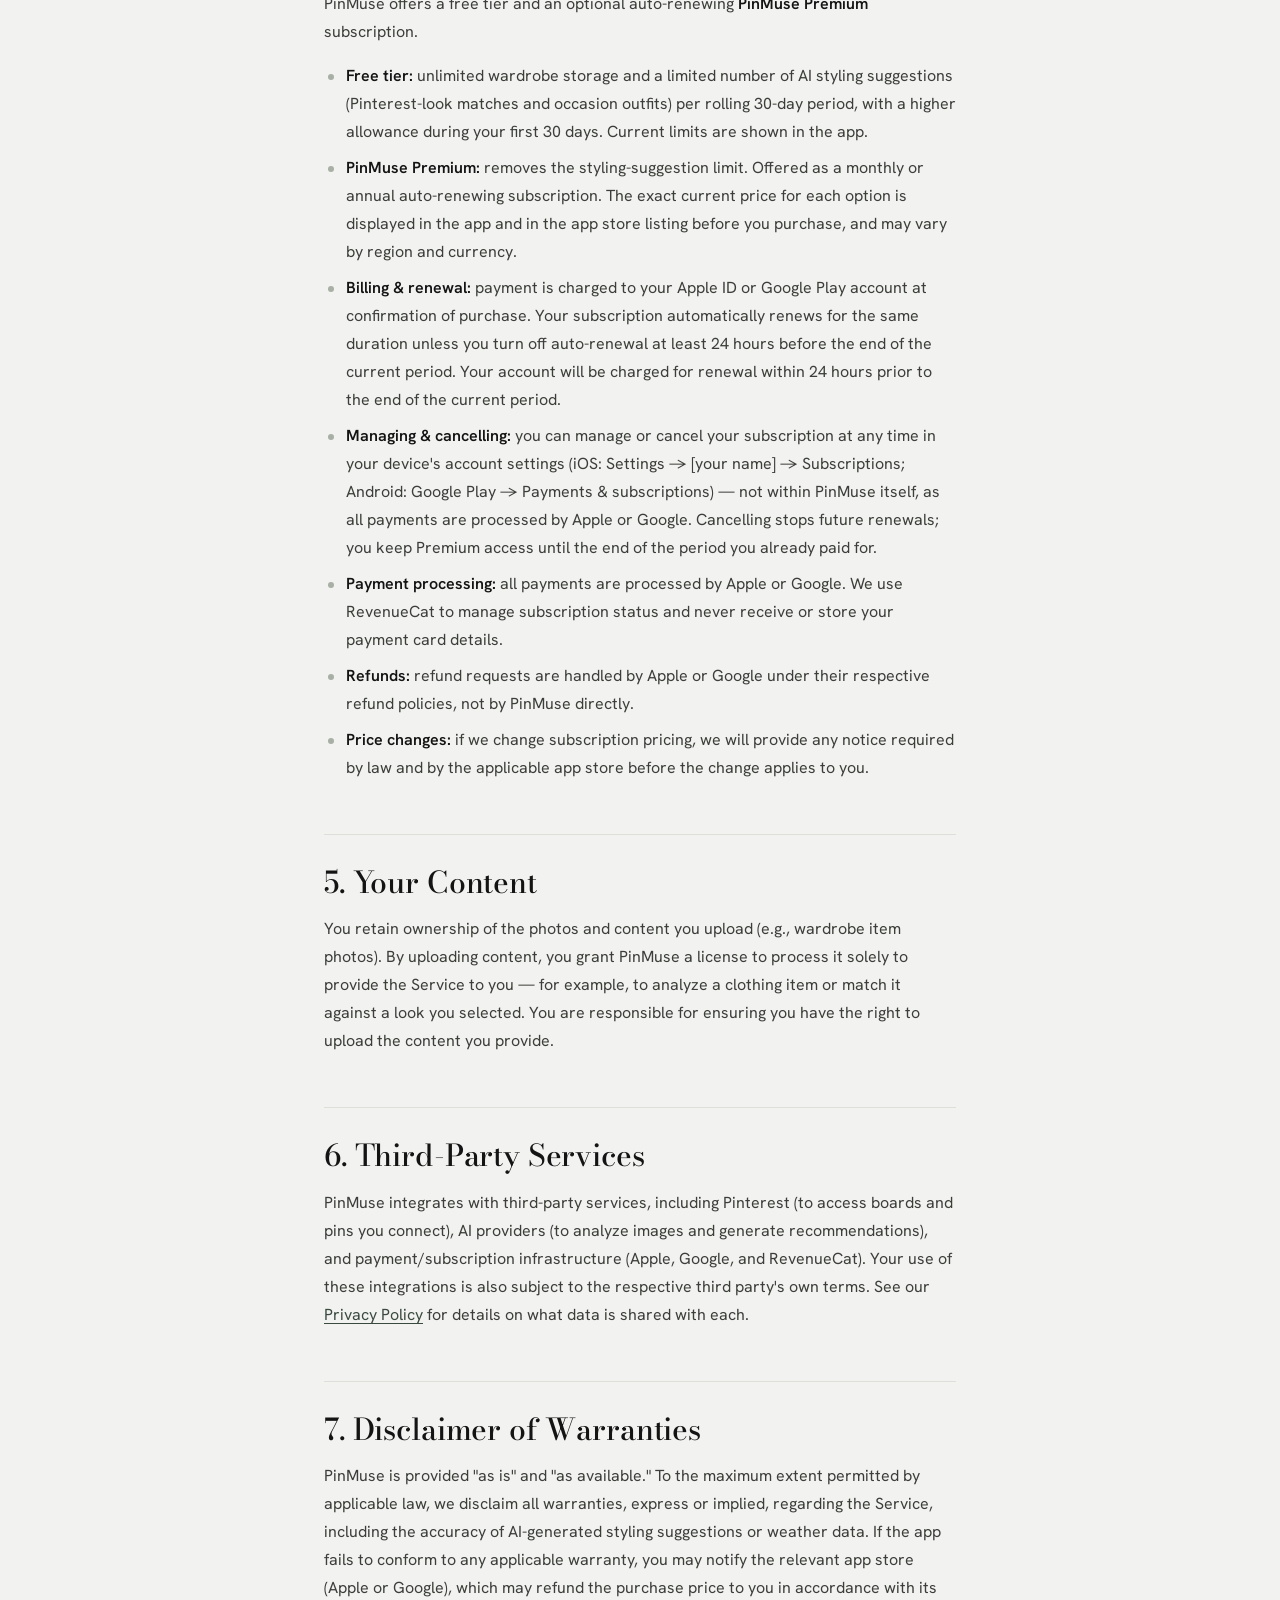
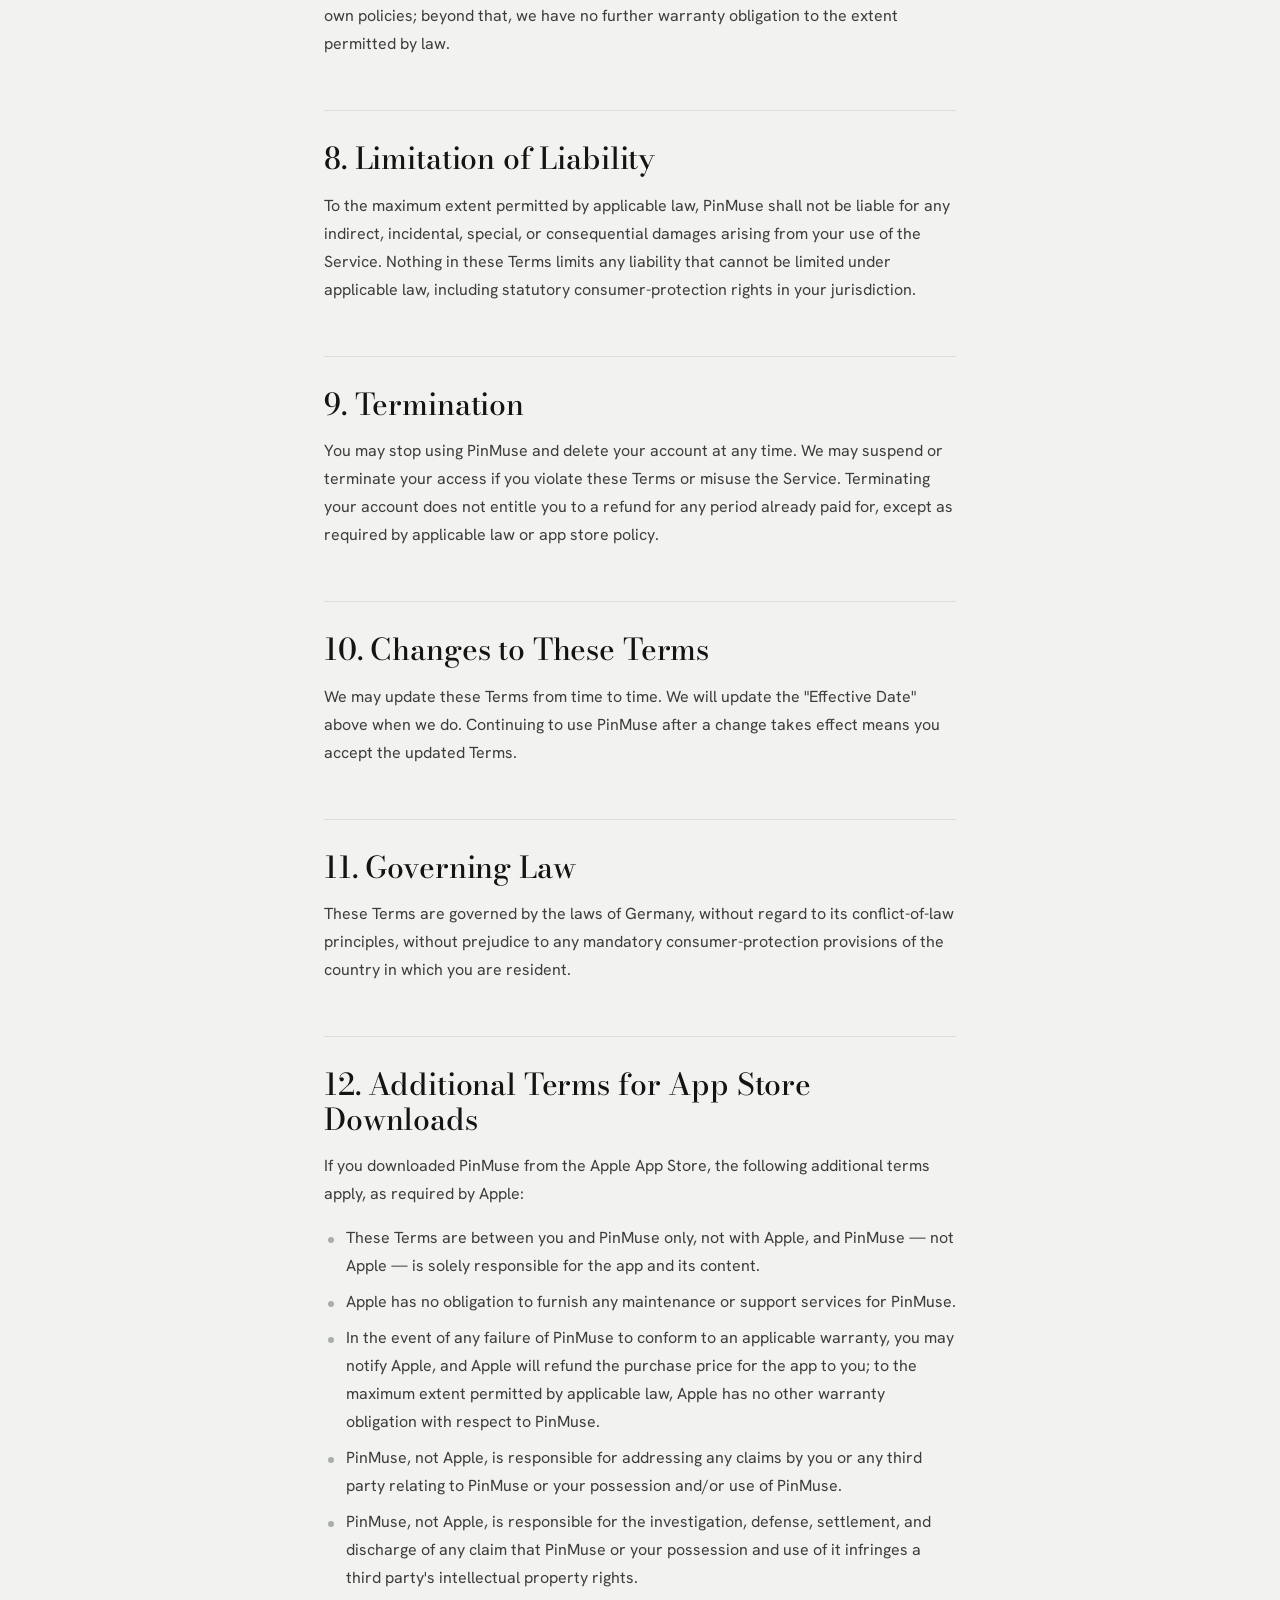
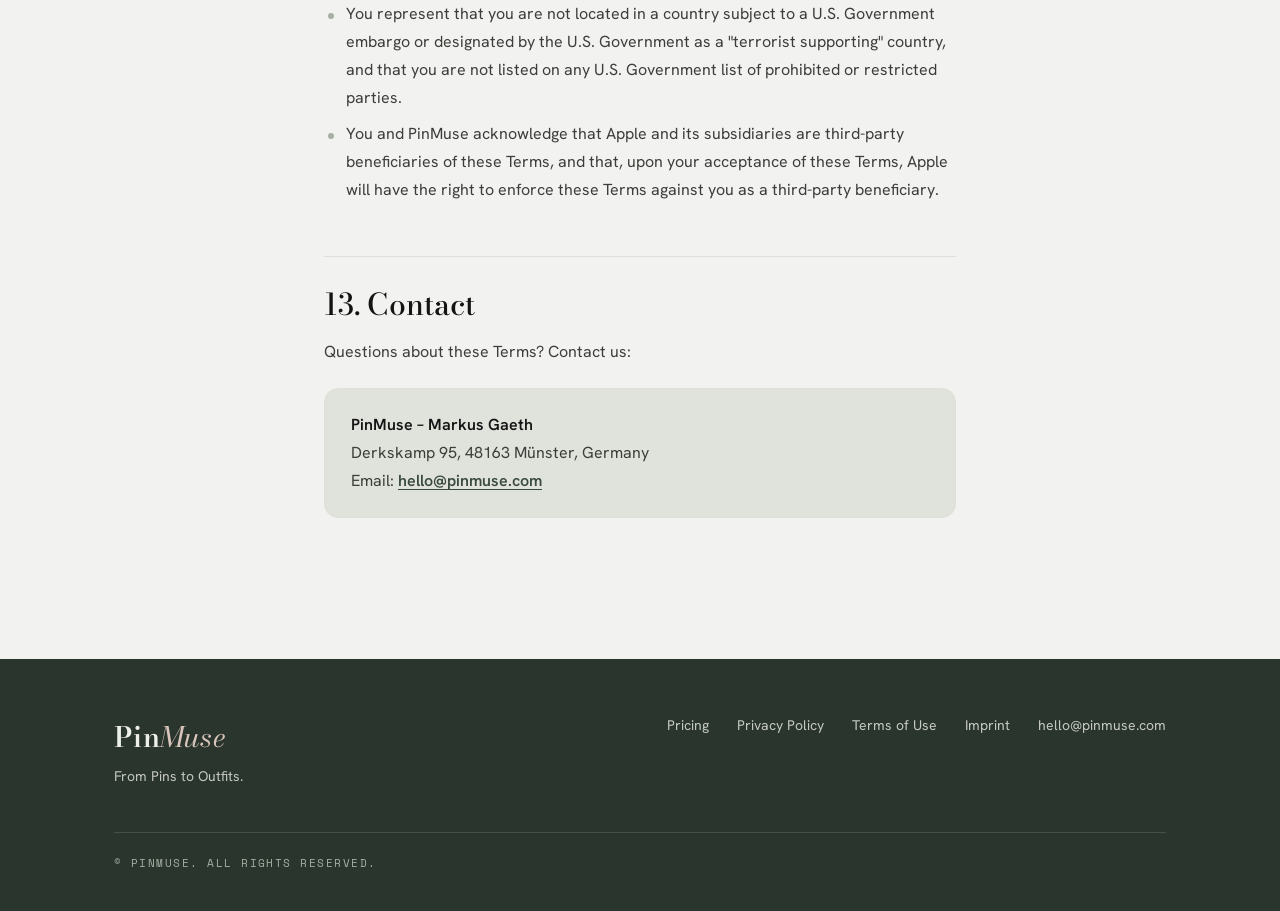
<file: terms-of-use/index.html>
<!DOCTYPE html>
<html lang="en">
<head>
  <meta charset="UTF-8" />
  <meta name="viewport" content="width=device-width, initial-scale=1.0" />

  <!-- Primary SEO -->
  <title>Terms of Use — PinMuse</title>
  <meta name="description" content="PinMuse Terms of Use — the rules for using the app, including subscription terms and cancellation." />
  <meta name="robots" content="index, follow" />
  <link rel="canonical" href="https://pinmuse.com/terms-of-use" />

  <!-- Open Graph -->
  <meta property="og:type"        content="website" />
  <meta property="og:url"         content="https://pinmuse.com/terms-of-use" />
  <meta property="og:title"       content="Terms of Use — PinMuse" />
  <meta property="og:description" content="PinMuse Terms of Use — the rules for using the app, including subscription terms and cancellation." />

  <!-- Favicon -->
  <link rel="icon"             type="image/svg+xml" href="/assets/pinmuse-logo.svg" />
  <link rel="apple-touch-icon" href="/assets/pinmuse-logo.svg" />

  <meta name="theme-color" content="#3A4A3F" />
  <link rel="stylesheet" href="../styles.css" />
</head>
<body>

  <!-- Navigation -->
  <header class="topbar">
    <div class="topbar-inner">
      <a href="/" class="topbar-brand" aria-label="PinMuse home">
        <svg viewBox="0 0 56 42" fill="none" stroke="currentColor" stroke-width="2.2" stroke-linecap="round" stroke-linejoin="round" aria-hidden="true"><path d="M28 15v-3a4 4 0 1 1 4-4"/><path d="M28 15 7 32h42z"/></svg>
        <span class="wm">Pin<i>Muse</i></span>
      </a>
      <nav class="topbar-nav" aria-label="Main navigation">
        <a href="/#features" class="hide-sm">Features</a>
        <a href="/#how-it-works" class="hide-sm">How It Works</a>
        <a href="/#about" class="hide-sm">About</a>
        <a href="/pricing" class="topbar-cta">Pricing</a>
      </nav>
    </div>
  </header>

  <main>

    <!-- Page Hero -->
    <div class="page-hero">
      <div class="shell narrow">
        <span class="eyebrow clay">Legal</span>
        <h1 class="sec-title">Terms of Use</h1>
        <p class="lede">Effective Date: <strong>12.10.2026</strong></p>
      </div>
    </div>

    <!-- Content -->
    <article class="page-content" aria-label="Terms of Use content">

      <p>
        These Terms of Use ("Terms") are a legal agreement between you and
        <strong>PinMuse – Markus Gaeth</strong> ("PinMuse", "we", "us", or "our") governing your
        use of the PinMuse mobile application and website (collectively, the "Service"). By
        downloading, accessing, or using PinMuse, you agree to be bound by these Terms. If you
        do not agree, do not use the Service.
      </p>

      <p>
        PinMuse is an independent application and is not affiliated with, endorsed by, or
        sponsored by Pinterest.
      </p>


      <!-- 1. The Service -->
      <h2>1. The Service</h2>

      <p>
        PinMuse helps you digitize your wardrobe and match Pinterest-inspired looks against
        clothing you already own, using AI-powered image analysis and weather-aware
        recommendations. Outfit suggestions are generated automatically and are provided for
        inspiration only — PinMuse does not guarantee the accuracy, availability, or suitability
        of any recommendation.
      </p>


      <!-- 2. Accounts -->
      <h2>2. Accounts</h2>

      <p>
        You need an account to use PinMuse. You are responsible for keeping your login
        credentials confidential and for all activity under your account. You must provide
        accurate information and promptly update it if it changes.
      </p>


      <!-- 3. License -->
      <h2>3. License to Use the App</h2>

      <p>
        Subject to these Terms, PinMuse grants you a limited, non-exclusive, non-transferable
        license to use the app on any Apple-branded or Android device that you own or control,
        solely for your personal, non-commercial use, and as permitted by the usage rules of the
        applicable app store (e.g., the Apple Media Services Terms and Conditions). This license
        may also be used by other accounts associated with your purchase via Family Sharing,
        where offered by the app store.
      </p>


      <!-- 4. Free Tier & Subscriptions -->
      <h2>4. Free Tier &amp; Subscriptions</h2>

      <p>
        PinMuse offers a free tier and an optional auto-renewing <strong>PinMuse Premium</strong>
        subscription.
      </p>

      <ul>
        <li>
          <strong>Free tier:</strong> unlimited wardrobe storage and a limited number of AI
          styling suggestions (Pinterest-look matches and occasion outfits) per rolling 30-day
          period, with a higher allowance during your first 30 days. Current limits are shown in
          the app.
        </li>
        <li>
          <strong>PinMuse Premium:</strong> removes the styling-suggestion limit. Offered as a
          monthly or annual auto-renewing subscription. The exact current price for each option
          is displayed in the app and in the app store listing before you purchase, and may vary
          by region and currency.
        </li>
        <li>
          <strong>Billing &amp; renewal:</strong> payment is charged to your Apple ID or Google
          Play account at confirmation of purchase. Your subscription automatically renews for
          the same duration unless you turn off auto-renewal at least 24 hours before the end of
          the current period. Your account will be charged for renewal within 24 hours prior to
          the end of the current period.
        </li>
        <li>
          <strong>Managing &amp; cancelling:</strong> you can manage or cancel your subscription
          at any time in your device's account settings (iOS: Settings → [your name] →
          Subscriptions; Android: Google Play → Payments &amp; subscriptions) — not within
          PinMuse itself, as all payments are processed by Apple or Google. Cancelling stops
          future renewals; you keep Premium access until the end of the period you already paid
          for.
        </li>
        <li>
          <strong>Payment processing:</strong> all payments are processed by Apple or Google. We
          use RevenueCat to manage subscription status and never receive or store your payment
          card details.
        </li>
        <li>
          <strong>Refunds:</strong> refund requests are handled by Apple or Google under their
          respective refund policies, not by PinMuse directly.
        </li>
        <li>
          <strong>Price changes:</strong> if we change subscription pricing, we will provide any
          notice required by law and by the applicable app store before the change applies to
          you.
        </li>
      </ul>


      <!-- 5. Your Content -->
      <h2>5. Your Content</h2>

      <p>
        You retain ownership of the photos and content you upload (e.g., wardrobe item photos).
        By uploading content, you grant PinMuse a license to process it solely to provide the
        Service to you — for example, to analyze a clothing item or match it against a look you
        selected. You are responsible for ensuring you have the right to upload the content you
        provide.
      </p>


      <!-- 6. Third-Party Services -->
      <h2>6. Third-Party Services</h2>

      <p>
        PinMuse integrates with third-party services, including Pinterest (to access boards and
        pins you connect), AI providers (to analyze images and generate recommendations), and
        payment/subscription infrastructure (Apple, Google, and RevenueCat). Your use of these
        integrations is also subject to the respective third party's own terms. See our
        <a href="/privacy-policy">Privacy Policy</a> for details on what data is shared with
        each.
      </p>


      <!-- 7. Disclaimer of Warranties -->
      <h2>7. Disclaimer of Warranties</h2>

      <p>
        PinMuse is provided "as is" and "as available." To the maximum extent permitted by
        applicable law, we disclaim all warranties, express or implied, regarding the Service,
        including the accuracy of AI-generated styling suggestions or weather data. If the app
        fails to conform to any applicable warranty, you may notify the relevant app store (Apple
        or Google), which may refund the purchase price to you in accordance with its own
        policies; beyond that, we have no further warranty obligation to the extent permitted by
        law.
      </p>


      <!-- 8. Limitation of Liability -->
      <h2>8. Limitation of Liability</h2>

      <p>
        To the maximum extent permitted by applicable law, PinMuse shall not be liable for any
        indirect, incidental, special, or consequential damages arising from your use of the
        Service. Nothing in these Terms limits any liability that cannot be limited under
        applicable law, including statutory consumer-protection rights in your jurisdiction.
      </p>


      <!-- 9. Termination -->
      <h2>9. Termination</h2>

      <p>
        You may stop using PinMuse and delete your account at any time. We may suspend or
        terminate your access if you violate these Terms or misuse the Service. Terminating your
        account does not entitle you to a refund for any period already paid for, except as
        required by applicable law or app store policy.
      </p>


      <!-- 10. Changes -->
      <h2>10. Changes to These Terms</h2>

      <p>
        We may update these Terms from time to time. We will update the "Effective Date" above
        when we do. Continuing to use PinMuse after a change takes effect means you accept the
        updated Terms.
      </p>


      <!-- 11. Governing Law -->
      <h2>11. Governing Law</h2>

      <p>
        These Terms are governed by the laws of Germany, without regard to its conflict-of-law
        principles, without prejudice to any mandatory consumer-protection provisions of the
        country in which you are resident.
      </p>


      <!-- 12. Apple-Specific Terms -->
      <h2>12. Additional Terms for App Store Downloads</h2>

      <p>
        If you downloaded PinMuse from the Apple App Store, the following additional terms
        apply, as required by Apple:
      </p>

      <ul>
        <li>
          These Terms are between you and PinMuse only, not with Apple, and PinMuse — not Apple —
          is solely responsible for the app and its content.
        </li>
        <li>
          Apple has no obligation to furnish any maintenance or support services for PinMuse.
        </li>
        <li>
          In the event of any failure of PinMuse to conform to an applicable warranty, you may
          notify Apple, and Apple will refund the purchase price for the app to you; to the
          maximum extent permitted by applicable law, Apple has no other warranty obligation
          with respect to PinMuse.
        </li>
        <li>
          PinMuse, not Apple, is responsible for addressing any claims by you or any third party
          relating to PinMuse or your possession and/or use of PinMuse.
        </li>
        <li>
          PinMuse, not Apple, is responsible for the investigation, defense, settlement, and
          discharge of any claim that PinMuse or your possession and use of it infringes a third
          party's intellectual property rights.
        </li>
        <li>
          You represent that you are not located in a country subject to a U.S. Government
          embargo or designated by the U.S. Government as a "terrorist supporting" country, and
          that you are not listed on any U.S. Government list of prohibited or restricted
          parties.
        </li>
        <li>
          You and PinMuse acknowledge that Apple and its subsidiaries are third-party
          beneficiaries of these Terms, and that, upon your acceptance of these Terms, Apple will
          have the right to enforce these Terms against you as a third-party beneficiary.
        </li>
      </ul>


      <!-- 13. Contact -->
      <h2>13. Contact</h2>

      <p>
        Questions about these Terms? Contact us:
      </p>

      <div class="contact-card">
        <p>
          <strong>PinMuse – Markus Gaeth</strong><br />
          Derkskamp 95, 48163 Münster, Germany<br />
          Email: <a href="#" class="email-rtl" aria-label="Email PinMuse">moc.esumnip@olleh</a>
        </p>
      </div>

    </article>

  </main>

  <!-- Footer -->
  <footer class="footer">
    <div class="shell">
      <div class="footer-grid">
        <div>
          <a href="/" class="wm">Pin<i>Muse</i></a>
          <p class="footer-tag">From Pins to Outfits.</p>
        </div>
        <nav class="footer-links" aria-label="Footer navigation">
          <a href="/pricing">Pricing</a>
          <a href="/privacy-policy">Privacy Policy</a>
          <a href="/terms-of-use">Terms of Use</a>
          <a href="/imprint">Imprint</a>
          <a href="#" class="email-rtl" aria-label="Email PinMuse">moc.esumnip@olleh</a>
        </nav>
      </div>
      <div class="footer-bottom">
        <span>© PinMuse. All rights reserved.</span>
      </div>
    </div>
  </footer>

  <script src="../site.js"></script>
</body>
</html>
</file>
<file: styles.css>
/* ============================================================
   PinMuse — Website stylesheet
   Built on the PinMuse app design system (design_handoff_pinmuse):
   tokens 1:1 from tokens.css / src/theme/tokens.ts.
   ============================================================ */

@import url('https://fonts.googleapis.com/css2?family=Bodoni+Moda:ital,opsz,wght@0,6..96,400..900;1,6..96,400..900&family=Hanken+Grotesk:ital,wght@0,300..800;1,300..700&family=Space+Mono:ital,wght@0,400;0,700;1,400&display=swap');

:root {
  /* Neutrals (cool off-white) */
  --canvas:   #F2F2F0;
  --paper:    #FAFAF8;
  --paper-2:  #ECEDE8;
  --ink:      #141414;
  --ink-2:    #3B3E39;
  --ink-3:    #74776F;
  --line:     #DEDFD8;
  --line-2:   #E8E8E2;

  /* Primary — forest / sage */
  --forest:      #3A4A3F;
  --forest-deep: #2A352D;
  --sage:        #A8AFA4;
  --sage-2:      #C5C9C0;
  --mist:        #E0E2DC;
  --on-forest:   #EDEFE9;
  --cream:       #EDEFE9;

  /* Secondary — clay / blush (warmth only) */
  --clay:      #B5917B;
  --clay-deep: #8C6C58;
  --blush:     #D9C5BC;
  --blush-2:   #EADFD8;

  /* Type */
  --font-display: 'Bodoni Moda', Georgia, serif;
  --font-sans:    'Hanken Grotesk', system-ui, -apple-system, sans-serif;
  --font-mono:    'Space Mono', ui-monospace, monospace;

  /* Rhythm */
  --shell:  1180px;
  --gutter: clamp(20px, 5vw, 80px);
  --band:   clamp(72px, 11vw, 150px);

  /* Radius */
  --r:      14px;
  --r-card: 18px;
  --r-pill: 100px;

  /* Motion */
  --ease:       cubic-bezier(.2,.7,.2,1);
  --dur-reveal: .8s;
  --dur-ui:     .2s;
}

/* ------------------------------------------------------------
   Reset & base
------------------------------------------------------------ */
*, *::before, *::after { box-sizing: border-box; margin: 0; padding: 0; }
html { scroll-behavior: smooth; scroll-padding-top: 80px; -webkit-text-size-adjust: 100%; }
body {
  font-family: var(--font-sans);
  font-size: 16px;
  line-height: 1.55;
  background: var(--canvas);
  color: var(--ink);
  -webkit-font-smoothing: antialiased;
  text-rendering: optimizeLegibility;
  overflow-x: hidden;
}
img, svg { display: block; max-width: 100%; }
a { color: inherit; }
ul, ol { list-style: none; }
::selection { background: var(--forest); color: var(--paper); }
:focus { outline: none; }
:focus-visible { outline: 2px solid var(--forest); outline-offset: 3px; border-radius: 4px; }
a, button, summary { -webkit-tap-highlight-color: transparent; }
.topbar :focus-visible, .hero :focus-visible, .footer :focus-visible, .band.forest :focus-visible, .band.ink :focus-visible { outline-color: var(--blush); }

/* ------------------------------------------------------------
   Type primitives
------------------------------------------------------------ */
.eyebrow {
  font-family: var(--font-mono);
  font-size: 11px;
  letter-spacing: .28em;
  text-transform: uppercase;
  color: var(--ink-3);
  display: inline-flex;
  align-items: center;
  gap: .8em;
}
.eyebrow::before { content: ""; width: 26px; height: 1px; background: currentColor; }
.eyebrow.no-rule::before { display: none; }
.eyebrow.clay { color: var(--clay); }

.display {
  font-family: var(--font-display);
  font-weight: 500;
  line-height: .98;
  letter-spacing: -.01em;
}
.display i, .sec-title i { font-style: italic; }

.sec-title {
  font-family: var(--font-display);
  font-weight: 500;
  font-size: clamp(34px, 5.4vw, 64px);
  line-height: 1.02;
  letter-spacing: -.015em;
}
.lede {
  font-size: clamp(17px, 1.6vw, 21px);
  line-height: 1.55;
  color: var(--ink-2);
  max-width: 44ch;
  font-weight: 380;
}

/* Wordmark: Pin + italic Muse */
.wm { font-family: var(--font-display); font-weight: 600; letter-spacing: .01em; text-decoration: none; color: var(--cream); }
.wm i { font-style: italic; font-weight: 400; color: var(--blush); }

/* ------------------------------------------------------------
   Layout
------------------------------------------------------------ */
.shell { max-width: var(--shell); margin-inline: auto; padding-inline: var(--gutter); }
.band  { padding-block: var(--band); position: relative; }
.band.alt    { background: var(--paper); border-block: 1px solid var(--line-2); }
.band.ink    { background: var(--ink); color: var(--paper); }
.band.forest { background: var(--forest); color: var(--on-forest); }
.band.ink .lede, .band.forest .lede { color: color-mix(in oklab, currentColor 78%, transparent); }

.sec-head { display: grid; gap: 22px; margin-bottom: clamp(40px, 6vw, 72px); }
.sec-head.split {
  grid-template-columns: minmax(0, 1.1fr) minmax(0, 1fr);
  align-items: end;
  column-gap: 60px;
}
.sec-head.split .lede { justify-self: end; }
@media (max-width: 820px) {
  .sec-head.split { grid-template-columns: 1fr; }
  .sec-head.split .lede { justify-self: start; }
}

/* ------------------------------------------------------------
   Buttons (pill, as in the app)
------------------------------------------------------------ */
.btn {
  display: inline-flex;
  align-items: center;
  justify-content: center;
  gap: 10px;
  min-height: 50px;
  padding: 0 26px;
  border-radius: var(--r-pill);
  border: 1px solid transparent;
  font-family: var(--font-sans);
  font-size: 15px;
  font-weight: 600;
  letter-spacing: .01em;
  text-decoration: none;
  cursor: pointer;
  transition: transform var(--dur-ui) var(--ease), background var(--dur-ui), border-color var(--dur-ui), color var(--dur-ui);
}
.btn:active { transform: scale(.98); }
.btn svg { width: 18px; height: 18px; fill: none; stroke: currentColor; stroke-width: 1.6; stroke-linecap: round; stroke-linejoin: round; }
.btn-primary { background: var(--ink); color: var(--paper); }
.btn-primary:hover { background: var(--forest-deep); }
.btn-forest { background: var(--forest); color: var(--on-forest); }
.btn-forest:hover { background: var(--forest-deep); }
.btn-ghost { background: transparent; color: var(--ink); border-color: var(--line); }
.btn-ghost:hover { border-color: var(--ink-3); background: var(--paper); }
.btn-light { background: var(--paper); color: var(--ink); }
.btn-light:hover { background: var(--on-forest); }
.btn[aria-disabled="true"] { cursor: default; }

/* ------------------------------------------------------------
   Topbar
------------------------------------------------------------ */
.topbar {
  position: sticky;
  top: 0;
  z-index: 50;
  background: var(--forest);
  color: var(--cream);
  border-bottom: 1px solid transparent;
  transition: border-color .3s, background .3s;
}
.topbar.scrolled { border-color: rgba(237, 239, 233, .12); background: color-mix(in oklab, var(--forest) 94%, transparent); -webkit-backdrop-filter: blur(14px); backdrop-filter: blur(14px); }
.topbar-inner {
  max-width: var(--shell);
  margin-inline: auto;
  padding: 14px var(--gutter);
  display: flex;
  align-items: center;
  justify-content: space-between;
  gap: 20px;
}
.topbar-brand { display: inline-flex; align-items: center; gap: 10px; text-decoration: none; }
.topbar-brand svg { width: 34px; height: 26px; color: var(--sage-2); }
.topbar-brand .wm { font-size: 21px; }
.topbar-nav { display: flex; align-items: center; gap: 28px; }
.topbar-nav a {
  position: relative;
  padding: 4px 0;
  font-size: 13.5px;
  color: color-mix(in oklab, var(--cream) 78%, transparent);
  text-decoration: none;
  letter-spacing: .02em;
}
.topbar-nav a::after {
  content: ""; position: absolute; left: 0; bottom: 0; height: 1px; width: 0;
  background: var(--blush); transition: width .25s var(--ease);
}
.topbar-nav a:hover, .topbar-nav a[aria-current="page"] { color: var(--cream); }
.topbar-nav a:hover::after, .topbar-nav a[aria-current="page"]::after { width: 100%; }
.topbar-cta {
  font-family: var(--font-mono);
  font-size: 11px;
  letter-spacing: .22em;
  text-transform: uppercase;
  color: var(--cream);
  text-decoration: none;
  border: 1px solid rgba(237, 239, 233, .32);
  border-radius: var(--r-pill);
  padding: 9px 16px;
  white-space: nowrap;
  transition: background var(--dur-ui), border-color var(--dur-ui);
}
.topbar-cta:hover { background: rgba(237, 239, 233, .1); border-color: rgba(237, 239, 233, .55); }
@media (max-width: 820px) {
  .topbar-nav .hide-sm { display: none; }
  .topbar-nav { gap: 18px; }
}
@media (max-width: 420px) {
  .topbar-brand .wm { font-size: 19px; }
  .topbar-cta { padding: 8px 12px; letter-spacing: .16em; }
}

/* ------------------------------------------------------------
   Hero
------------------------------------------------------------ */
.hero {
  padding-block: clamp(48px, 9vw, 120px) clamp(64px, 9vw, 120px);
  overflow: hidden;
  background:
    radial-gradient(60% 70% at 75% 50%, rgba(237, 239, 233, .07), transparent 70%),
    linear-gradient(180deg, var(--forest) 0%, var(--forest-deep) 100%);
  color: var(--cream);
}
.hero .eyebrow { color: var(--sage-2); }
.hero-title { color: var(--cream); }
.hero-title i { font-weight: 400; color: var(--blush); }
.hero .lede { color: color-mix(in oklab, var(--cream) 80%, transparent); }
.hero .btn-light { background: var(--cream); color: var(--forest-deep); }
.hero .btn-outline-light { background: transparent; color: var(--cream); border-color: rgba(237, 239, 233, .32); }
.hero .btn-outline-light:hover { background: rgba(237, 239, 233, .1); border-color: rgba(237, 239, 233, .55); }
.hero-grid {
  display: grid;
  grid-template-columns: minmax(0, 1.15fr) minmax(0, .85fr);
  gap: clamp(40px, 6vw, 90px);
  align-items: center;
}
.hero-title { font-size: clamp(64px, 11vw, 148px); margin: 26px 0 0; }
.hero-tagline {
  font-family: var(--font-display);
  font-size: clamp(24px, 3vw, 34px);
  font-weight: 500;
  font-style: italic;
  margin-top: 18px;
  color: var(--sage-2);
}
.hero-rule { height: 1px; background: rgba(237, 239, 233, .18); border: 0; margin: clamp(28px, 4vw, 44px) 0; max-width: 560px; }
.hero .lede { max-width: 40ch; }
.hero-cta { display: flex; flex-wrap: wrap; gap: 12px; margin-top: 34px; }
.hero-meta {
  display: flex; flex-wrap: wrap; gap: 8px 18px;
  margin-top: 34px;
  font-family: var(--font-mono);
  font-size: 10.5px;
  letter-spacing: .2em;
  text-transform: uppercase;
  color: color-mix(in oklab, var(--cream) 62%, transparent);
}
.hero-meta span { display: inline-flex; align-items: center; gap: 8px; }
.hero-meta span::before { content: ""; width: 6px; height: 6px; border-radius: 50%; background: var(--blush); }

.hero-visual { position: relative; display: flex; justify-content: center; }
.hero-visual::before {
  content: "";
  position: absolute;
  width: 115%;
  aspect-ratio: 1;
  top: 50%; left: 50%;
  transform: translate(-50%, -50%);
  border-radius: 50%;
  background: radial-gradient(closest-side, rgba(237, 239, 233, .14), transparent);
  z-index: 0;
}
@media (max-width: 900px) {
  .hero-grid { grid-template-columns: 1fr; }
  .hero-visual { margin-top: 12px; }
}

/* ------------------------------------------------------------
   Phone mockup (mirrors the app's Home screen)
------------------------------------------------------------ */
.phone {
  position: relative;
  z-index: 1;
  width: 300px;
  max-width: 100%;
  padding: 11px;
  border-radius: 46px;
  background: #121212;
  box-shadow: 0 50px 90px -30px rgba(0, 0, 0, .55), 0 0 0 1px #2a2a2a inset;
}
.phone-screen {
  position: relative;
  height: 600px;
  border-radius: 36px;
  overflow: hidden;
  background: var(--canvas);
  color: var(--ink);
  display: flex;
  flex-direction: column;
}
.phone-status {
  display: flex; justify-content: space-between; align-items: center;
  padding: 14px 26px 6px;
  font-size: 13px; font-weight: 600;
}
.phone-island { position: absolute; top: 10px; left: 50%; transform: translateX(-50%); width: 92px; height: 26px; border-radius: 20px; background: #0d0d0d; }
.phone-batt { width: 22px; height: 11px; border: 1.3px solid var(--ink); border-radius: 3px; position: relative; }
.phone-batt::after { content: ""; position: absolute; inset: 1.5px 5px 1.5px 1.5px; background: var(--ink); border-radius: 1px; }
.phone-body { flex: 1; min-height: 0; padding: 14px 20px 0; overflow: hidden; display: flex; flex-direction: column; }
.a-kicker { font-family: var(--font-mono); font-size: 10.5px; letter-spacing: .22em; text-transform: uppercase; color: var(--ink-3); }
.a-h1 { font-family: var(--font-display); font-weight: 500; font-size: 30px; line-height: 1.02; letter-spacing: -.01em; margin-top: 8px; }
.a-h2 { font-family: var(--font-display); font-weight: 500; font-size: 19px; }
.a-label { font-size: 11px; letter-spacing: .12em; text-transform: uppercase; color: var(--ink-3); font-weight: 600; }
.a-card { background: var(--paper); border: 1px solid var(--line); border-radius: var(--r-card); }
.a-weather { display: flex; align-items: center; gap: 12px; padding: 12px 14px; margin-top: 18px; }
.a-weather .ic { width: 36px; height: 36px; border-radius: 50%; background: var(--mist); display: grid; place-items: center; color: var(--forest); }
.a-weather .ic svg { width: 20px; height: 20px; }
.a-weather .t { font-family: var(--font-display); font-size: 22px; font-weight: 500; line-height: 1; }
.a-weather .d { font-size: 12px; color: var(--ink-3); }
.a-occ { display: flex; gap: 8px; margin: 16px -20px 0; padding-inline: 20px; overflow: hidden; }
.a-occ span {
  display: inline-flex; align-items: center; gap: 6px;
  flex: none;
  font-size: 12.5px; padding: 8px 13px;
  border: 1px solid var(--line); border-radius: var(--r-pill);
  background: var(--paper); color: var(--ink-2);
}
.a-occ span svg { width: 15px; height: 15px; color: var(--forest); }
.a-occ span.on { background: var(--ink); color: var(--paper); border-color: var(--ink); }
.a-occ span.on svg { color: var(--paper); }
.a-match {
  flex: 1;
  min-height: 0;
  margin: 16px 0 14px;
  display: grid;
  grid-template-columns: 1.55fr 1fr;
  grid-template-rows: minmax(0, 1fr) auto;
  gap: 6px;
  padding: 6px;
  background: var(--paper);
  border: 1px solid var(--line);
  border-radius: var(--r-card);
}
.a-pin { position: relative; margin: 0; border-radius: 13px; overflow: hidden; min-height: 0; }
.a-pin img, .a-pieces img { width: 100%; height: 100%; object-fit: cover; }
.a-pin .a-badge { position: absolute; left: 8px; bottom: 8px; }
.a-pieces { display: grid; grid-template-rows: repeat(3, minmax(0, 1fr)); gap: 6px; min-height: 0; }
.a-pieces img { border-radius: 10px; min-height: 0; }
.a-badge {
  font-family: var(--font-mono); font-size: 9.5px; letter-spacing: .14em; text-transform: uppercase;
  background: color-mix(in oklab, var(--paper) 88%, transparent);
  padding: 6px 10px; border-radius: var(--r-pill); color: var(--forest-deep);
}
.a-match-tag {
  grid-column: 1 / -1;
  display: flex; align-items: center; gap: 6px;
  padding: 4px 4px 2px;
  font-size: 11.5px; font-weight: 600; color: var(--forest);
}
.a-match-tag svg { width: 14px; height: 14px; }
.phone-tabbar {
  display: grid; grid-template-columns: repeat(4, 1fr);
  padding: 10px 8px 22px;
  border-top: 1px solid var(--line);
  background: color-mix(in oklab, var(--paper) 90%, transparent);
}
.phone-tabbar span { display: flex; flex-direction: column; align-items: center; gap: 4px; font-size: 10px; color: var(--ink-3); }
.phone-tabbar span svg { width: 22px; height: 22px; }
.phone-tabbar span.on { color: var(--forest); }
@media (max-width: 380px) { .phone { width: 280px; } .phone-screen { height: 560px; } }

/* Tonal fills (stand-ins for garment photos, as in the app) */
.fill-forest { background: linear-gradient(150deg, #46564a, #2f3c33); }
.fill-sage   { background: linear-gradient(150deg, #b9bdb2, #9aa094); }
.fill-clay   { background: linear-gradient(150deg, #c39e88, #a87e67); }
.fill-blush  { background: linear-gradient(150deg, #e3d2c9, #d3bcb1); }
.fill-ink    { background: linear-gradient(150deg, #2c2c2c, #161616); }
.fill-mist   { background: linear-gradient(150deg, #e7e8e2, #d3d5cd); }
.fill-cream  { background: linear-gradient(150deg, #f3efe7, #e7e1d4); }

/* ------------------------------------------------------------
   Features
------------------------------------------------------------ */
.feature-grid { display: grid; grid-template-columns: repeat(4, 1fr); gap: 18px; }
.feature {
  background: var(--paper);
  border: 1px solid var(--line);
  border-radius: var(--r-card);
  padding: 28px 24px 30px;
  display: flex;
  flex-direction: column;
  transition: transform .3s var(--ease), box-shadow .3s var(--ease), border-color .3s;
}
.feature:hover { transform: translateY(-3px); border-color: var(--sage-2); box-shadow: 0 24px 40px -30px rgba(42, 53, 45, .45); }
.feature-num { font-family: var(--font-mono); font-size: 11px; letter-spacing: .2em; color: var(--clay); }
.feature-icon {
  width: 48px; height: 48px; margin: 26px 0 22px;
  border-radius: 50%;
  background: var(--mist);
  color: var(--forest);
  display: grid; place-items: center;
}
.feature-icon svg { width: 24px; height: 24px; }
.feature h3 { font-family: var(--font-display); font-weight: 500; font-size: 23px; line-height: 1.1; letter-spacing: -.005em; }
.feature p { margin-top: 12px; font-size: 15px; color: var(--ink-2); line-height: 1.6; }
@media (max-width: 1000px) { .feature-grid { grid-template-columns: repeat(2, 1fr); } }
@media (max-width: 620px)  { .feature-grid { grid-template-columns: 1fr; } }

/* ------------------------------------------------------------
   How it works (forest band)
------------------------------------------------------------ */
.band.forest .eyebrow { color: var(--sage-2); }
.steps { display: grid; grid-template-columns: repeat(4, 1fr); border-top: 1px solid rgba(237, 239, 233, .2); }
.step { padding: 30px 26px 8px 0; position: relative; }
.step + .step { padding-left: 26px; border-left: 1px solid rgba(237, 239, 233, .2); }
.step-num {
  font-family: var(--font-display);
  font-style: italic;
  font-weight: 500;
  font-size: clamp(52px, 6vw, 76px);
  line-height: 1;
  color: var(--sage-2);
}
.step h3 { font-family: var(--font-display); font-weight: 500; font-size: 22px; line-height: 1.15; margin-top: 22px; color: var(--paper); }
.step p { margin-top: 10px; font-size: 14.5px; line-height: 1.6; color: color-mix(in oklab, var(--on-forest) 72%, transparent); }
@media (max-width: 900px) {
  .steps { grid-template-columns: repeat(2, 1fr); }
  .step:nth-child(3) { padding-left: 0; border-left: 0; }
  .step:nth-child(n+3) { border-top: 1px solid rgba(237, 239, 233, .2); margin-top: 18px; }
}
@media (max-width: 560px) {
  .steps { grid-template-columns: 1fr; }
  .step, .step + .step { padding: 26px 0 6px; border-left: 0; }
  .step + .step { border-top: 1px solid rgba(237, 239, 233, .2); margin-top: 18px; }
  .step { display: grid; grid-template-columns: 72px 1fr; column-gap: 12px; }
  .step-num { grid-row: span 2; font-size: 52px; }
  .step h3 { margin-top: 4px; }
}

/* ------------------------------------------------------------
   Pricing teaser (home)
------------------------------------------------------------ */
.pricing-teaser { display: grid; grid-template-columns: minmax(0, 1fr) minmax(0, 1fr); gap: clamp(32px, 6vw, 90px); align-items: center; }
@media (max-width: 860px) { .pricing-teaser { grid-template-columns: 1fr; } }

/* ------------------------------------------------------------
   Plans (pricing page + teaser) — app `.plan` component
------------------------------------------------------------ */
.plans { display: grid; grid-template-columns: repeat(2, 1fr); gap: 18px; }
.plans.solo { max-width: 860px; margin-inline: auto; }
.plans.trio { grid-template-columns: repeat(3, 1fr); }
@media (max-width: 960px) { .plans.trio { grid-template-columns: 1fr; max-width: 520px; margin-inline: auto; } }
@media (max-width: 680px) { .plans { grid-template-columns: 1fr; } }
.plan {
  position: relative;
  display: flex;
  flex-direction: column;
  background: var(--paper);
  border: 1px solid var(--line);
  border-radius: var(--r-card);
  padding: 30px 28px;
}
.plan.featured {
  border-color: var(--forest);
  background: color-mix(in oklab, var(--forest) 6%, var(--paper));
  box-shadow: 0 30px 60px -40px var(--forest);
}
.plan-head { display: flex; justify-content: space-between; align-items: center; gap: 12px; }
.plan-name { font-family: var(--font-mono); font-size: 11px; letter-spacing: .22em; text-transform: uppercase; color: var(--ink-3); }
.plan.featured .plan-name { color: var(--forest); }
.plan-badge {
  font-family: var(--font-mono); font-size: 10px; letter-spacing: .14em; text-transform: uppercase;
  background: var(--forest); color: var(--on-forest);
  padding: 6px 11px; border-radius: var(--r-pill);
}
.plan-price { display: flex; align-items: baseline; gap: 8px; margin-top: 22px; }
.plan-price .amt { font-family: var(--font-display); font-size: clamp(46px, 5vw, 58px); font-weight: 500; line-height: 1; letter-spacing: -.01em; }
.plan-price .unit { font-size: 15px; color: var(--ink-3); }
.plan-sub { margin-top: 10px; font-size: 14px; color: var(--ink-3); }
.plan-sub strong { color: var(--ink-2); font-weight: 600; }
.plan-list { margin: 26px 0 30px; padding-top: 22px; border-top: 1px solid var(--line); display: grid; gap: 12px; flex: 1; }
.plan-list li { display: flex; gap: 12px; align-items: flex-start; font-size: 15px; color: var(--ink-2); line-height: 1.5; }
.plan-list svg { flex: none; width: 18px; height: 18px; margin-top: 2px; color: var(--forest); }
.plan .btn { width: 100%; }
.plan-mini { padding: 24px; }
.plan-mini .plan-price { margin-top: 14px; }
.plan-mini .plan-price .amt { font-size: 42px; }

/* ------------------------------------------------------------
   About (ink band)
------------------------------------------------------------ */
.about-quote {
  font-family: var(--font-display);
  font-weight: 400;
  font-size: clamp(28px, 4vw, 50px);
  line-height: 1.18;
  letter-spacing: -.01em;
  max-width: 22ch;
  margin-top: 30px;
}
.about-quote em { font-style: italic; color: var(--blush); }
.band.ink .eyebrow { color: var(--clay); }
.about-foot { display: flex; flex-wrap: wrap; justify-content: space-between; align-items: flex-end; gap: 24px; margin-top: clamp(40px, 6vw, 72px); padding-top: 28px; border-top: 1px solid rgba(250, 250, 248, .14); }
.about-foot p { max-width: 46ch; color: rgba(250, 250, 248, .68); font-size: 15.5px; }
.about-foot img { width: 64px; height: 64px; border-radius: 16px; }

/* ------------------------------------------------------------
   Disclaimer
------------------------------------------------------------ */
.disclaimer { padding-block: 40px; }
.disclaimer p {
  max-width: 640px; margin-inline: auto; text-align: center;
  font-family: var(--font-mono); font-size: 11px; letter-spacing: .08em; line-height: 1.8;
  color: var(--ink-3);
}

/* ------------------------------------------------------------
   Footer
------------------------------------------------------------ */
.footer { background: var(--forest-deep); color: var(--cream); padding-block: 56px 40px; }
.footer-grid { display: grid; grid-template-columns: 1fr auto; gap: 32px; align-items: start; }
.footer .wm { font-size: 28px; }
.footer-tag { margin-top: 8px; font-size: 14px; color: var(--sage-2); }
.footer-links { display: flex; flex-wrap: wrap; gap: 10px 28px; justify-content: flex-end; }
.footer-links a { font-size: 14px; color: color-mix(in oklab, var(--cream) 80%, transparent); text-decoration: none; }
.footer-links a:hover { color: var(--blush); }
.footer-bottom {
  display: flex; flex-wrap: wrap; justify-content: space-between; gap: 12px;
  margin-top: 44px; padding-top: 22px; border-top: 1px solid rgba(237, 239, 233, .14);
  font-family: var(--font-mono); font-size: 10.5px; letter-spacing: .14em; text-transform: uppercase; color: var(--sage);
}
@media (max-width: 680px) {
  .footer-grid { grid-template-columns: 1fr; }
  .footer-links { justify-content: flex-start; flex-direction: column; }
}

/* ------------------------------------------------------------
   Sub pages (pricing, legal)
------------------------------------------------------------ */
.page-hero { padding-block: clamp(56px, 9vw, 110px) clamp(36px, 5vw, 60px); }
.page-hero .sec-title { margin-top: 22px; max-width: 16ch; }
.page-hero .lede { margin-top: 20px; }

.page-content {
  max-width: 760px;
  margin-inline: auto;
  padding: clamp(28px, 4vw, 48px) var(--gutter) var(--band);
  color: var(--ink-2);
  font-size: 16px;
  line-height: 1.75;
}
.page-content h2 {
  font-family: var(--font-display);
  font-weight: 500;
  font-size: clamp(24px, 3vw, 30px);
  line-height: 1.15;
  letter-spacing: -.005em;
  color: var(--ink);
  margin: 52px 0 16px;
  padding-top: 30px;
  border-top: 1px solid var(--line);
}
.page-content h2:first-child { margin-top: 0; padding-top: 0; border-top: 0; }
.page-content h3 { font-size: 17px; font-weight: 600; color: var(--ink); margin: 28px 0 8px; }
.page-content p { margin-bottom: 16px; }
.page-content ul, .page-content ol { margin: 0 0 18px; padding-left: 22px; }
.page-content ul { list-style: none; padding-left: 0; }
.page-content ul > li { position: relative; padding-left: 22px; }
.page-content ul > li::before { content: ""; position: absolute; left: 4px; top: .78em; width: 6px; height: 6px; border-radius: 50%; background: var(--sage); }
.page-content ol { list-style: decimal; }
.page-content ol > li::marker { font-family: var(--font-mono); font-size: 13px; color: var(--clay); }
.page-content li { margin-bottom: 8px; }
.page-content li > ul, .page-content li > ol { margin-top: 8px; margin-bottom: 4px; }
.page-content a { color: var(--forest); text-decoration-thickness: 1px; text-underline-offset: 3px; }
.page-content a:hover { color: var(--forest-deep); }
.page-content strong { color: var(--ink); font-weight: 600; }
.page-note { margin-top: 32px; font-size: 14px; color: var(--ink-3); }

.contact-card {
  background: var(--mist);
  border: 1px solid var(--line);
  border-radius: var(--r);
  padding: 22px 26px;
  margin-top: 22px;
}
.contact-card p { margin: 0; }
.contact-card a { font-weight: 600; }

/* Email obfuscation (reversed in markup, fixed by JS) */
.email-rtl { direction: rtl; unicode-bidi: bidi-override; display: inline-block; }

/* Pricing page extras */
.pricing-footnote { max-width: 620px; margin: 32px auto 0; text-align: center; font-size: 13.5px; color: var(--ink-3); line-height: 1.7; }
.pricing-footnote a { color: var(--forest); }

.faq { max-width: 820px; margin-inline: auto; }
.faq-item { border-top: 1px solid var(--line); }
.faq-item:last-child { border-bottom: 1px solid var(--line); }
.faq-item summary {
  list-style: none;
  cursor: pointer;
  display: flex; justify-content: space-between; align-items: center; gap: 20px;
  padding: 24px 0;
  font-family: var(--font-display);
  font-size: clamp(19px, 2.2vw, 23px);
  font-weight: 500;
  line-height: 1.25;
}
.faq-item summary::-webkit-details-marker { display: none; }
.faq-item summary::after {
  content: "";
  flex: none;
  width: 32px; height: 32px;
  box-sizing: border-box;
  border: 1px solid var(--line); border-radius: 50%;
  color: var(--forest);
  /* plus drawn from two centered bars, so it stays exactly centered when rotated */
  background:
    linear-gradient(currentColor, currentColor) center / 12px 1.5px no-repeat,
    linear-gradient(currentColor, currentColor) center / 1.5px 12px no-repeat;
  transition: transform var(--dur-ui) var(--ease);
}
.faq-item[open] summary::after { transform: rotate(45deg); }
.faq-item p { padding: 0 52px 26px 0; color: var(--ink-2); font-size: 15.5px; line-height: 1.7; }

/* ------------------------------------------------------------
   Reveal on scroll
------------------------------------------------------------ */
.js .reveal { opacity: 0; transform: translateY(22px); transition: opacity var(--dur-reveal) var(--ease), transform var(--dur-reveal) var(--ease); }
.js .reveal.in { opacity: 1; transform: none; }

@media (prefers-reduced-motion: reduce) {
  html { scroll-behavior: auto; }
  *, *::before, *::after { animation: none !important; transition: none !important; }
  .js .reveal { opacity: 1; transform: none; }
}

.shell.narrow { max-width: 760px; }
.page-hero.center { text-align: center; }
.page-hero.center .sec-title, .page-hero.center .lede { margin-inline: auto; }
.page-hero.center .eyebrow::after { content: ""; width: 26px; height: 1px; background: currentColor; }

/* Bodoni Moda: pin the optical size so large headlines keep the sturdier
   contrast of the app's static Bodoni Moda 500 (no hairline display cut). */
.display, .sec-title, .wm, .hero-tagline, .a-h1, .a-h2, .a-weather .t,
.feature h3, .step-num, .step h3, .plan-price .amt, .about-quote,
.page-content h2, .faq-item summary {
  font-optical-sizing: none;
  font-variation-settings: "opsz" 11;
}
.topbar-nav a.topbar-cta { padding: 9px 16px; color: var(--cream); }
.topbar-nav a.topbar-cta::after { display: none; }
.topbar-nav a.topbar-cta[aria-current="page"] { background: var(--blush); color: var(--forest-deep); border-color: var(--blush); }
@media (max-width: 420px) { .topbar-nav a.topbar-cta { padding: 8px 12px; } }

/* Two-tone wordmark in the hero, matching the app lockup */
</file>
